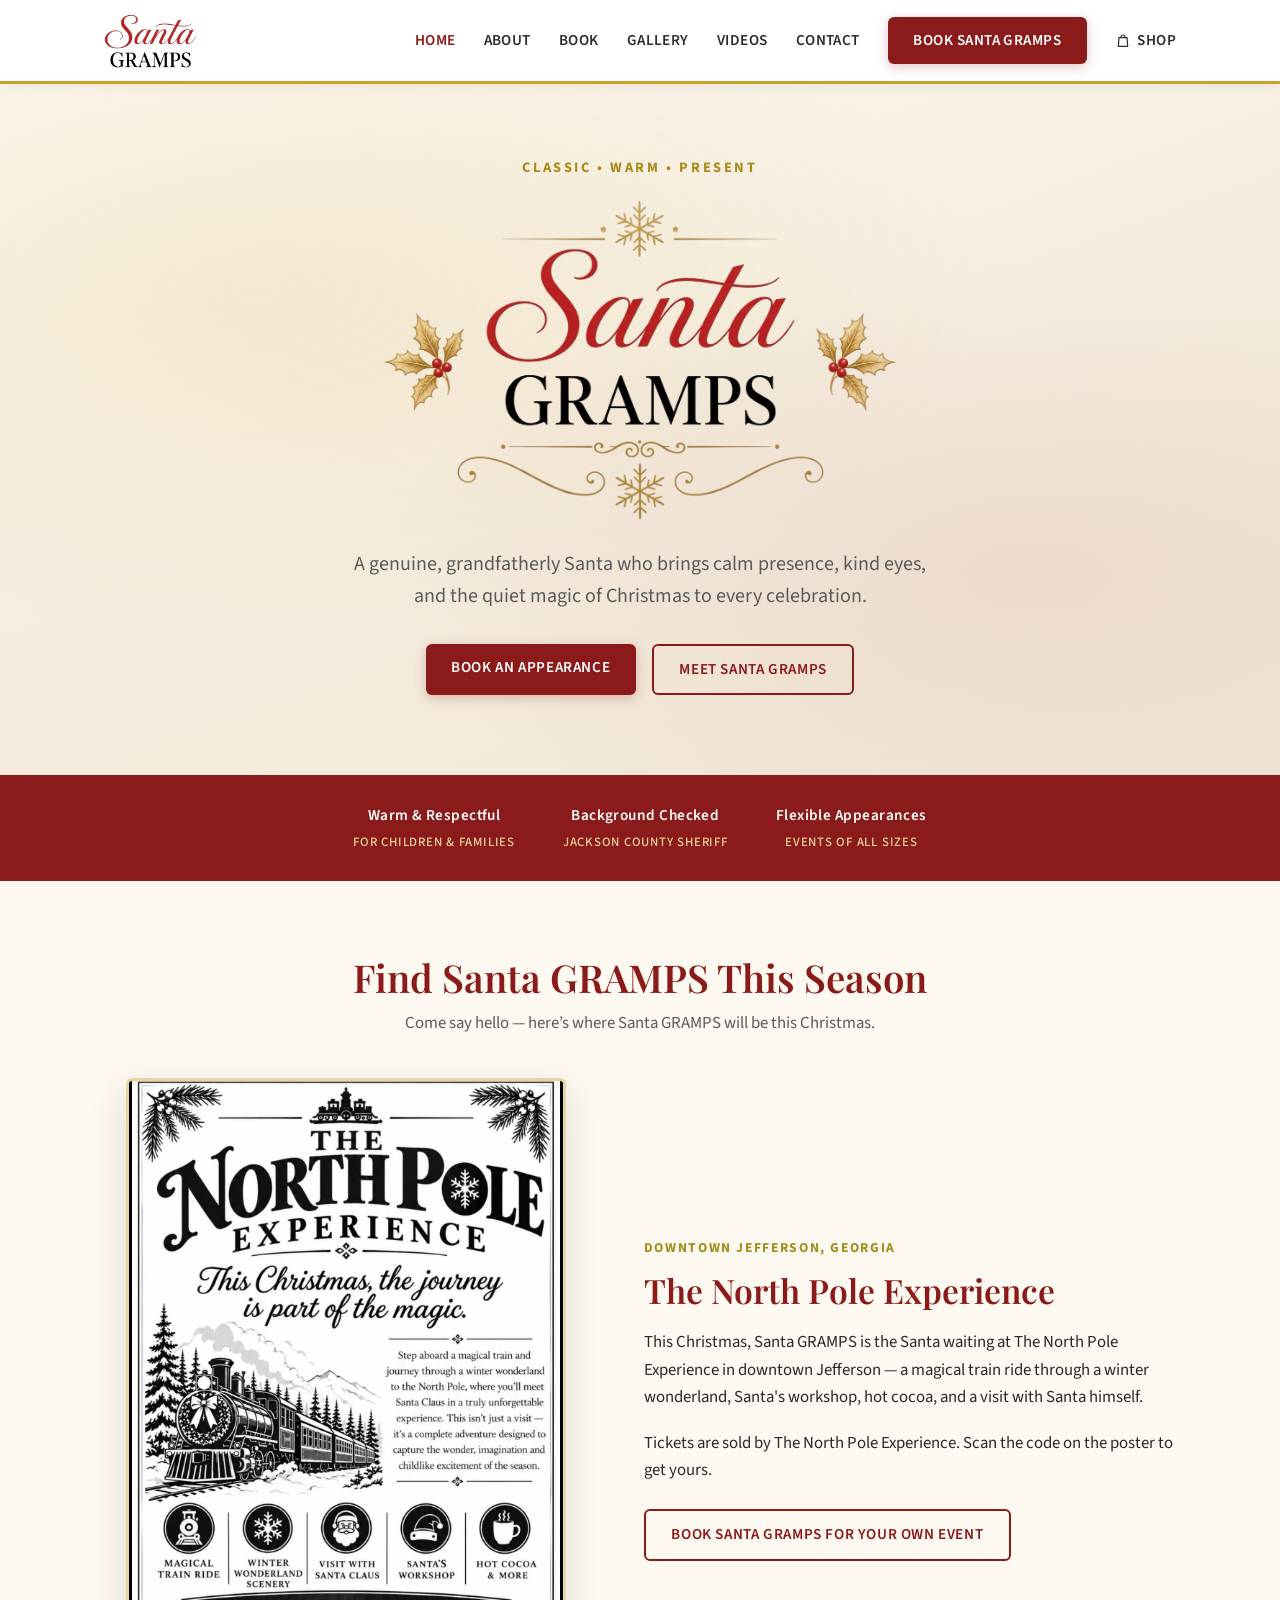
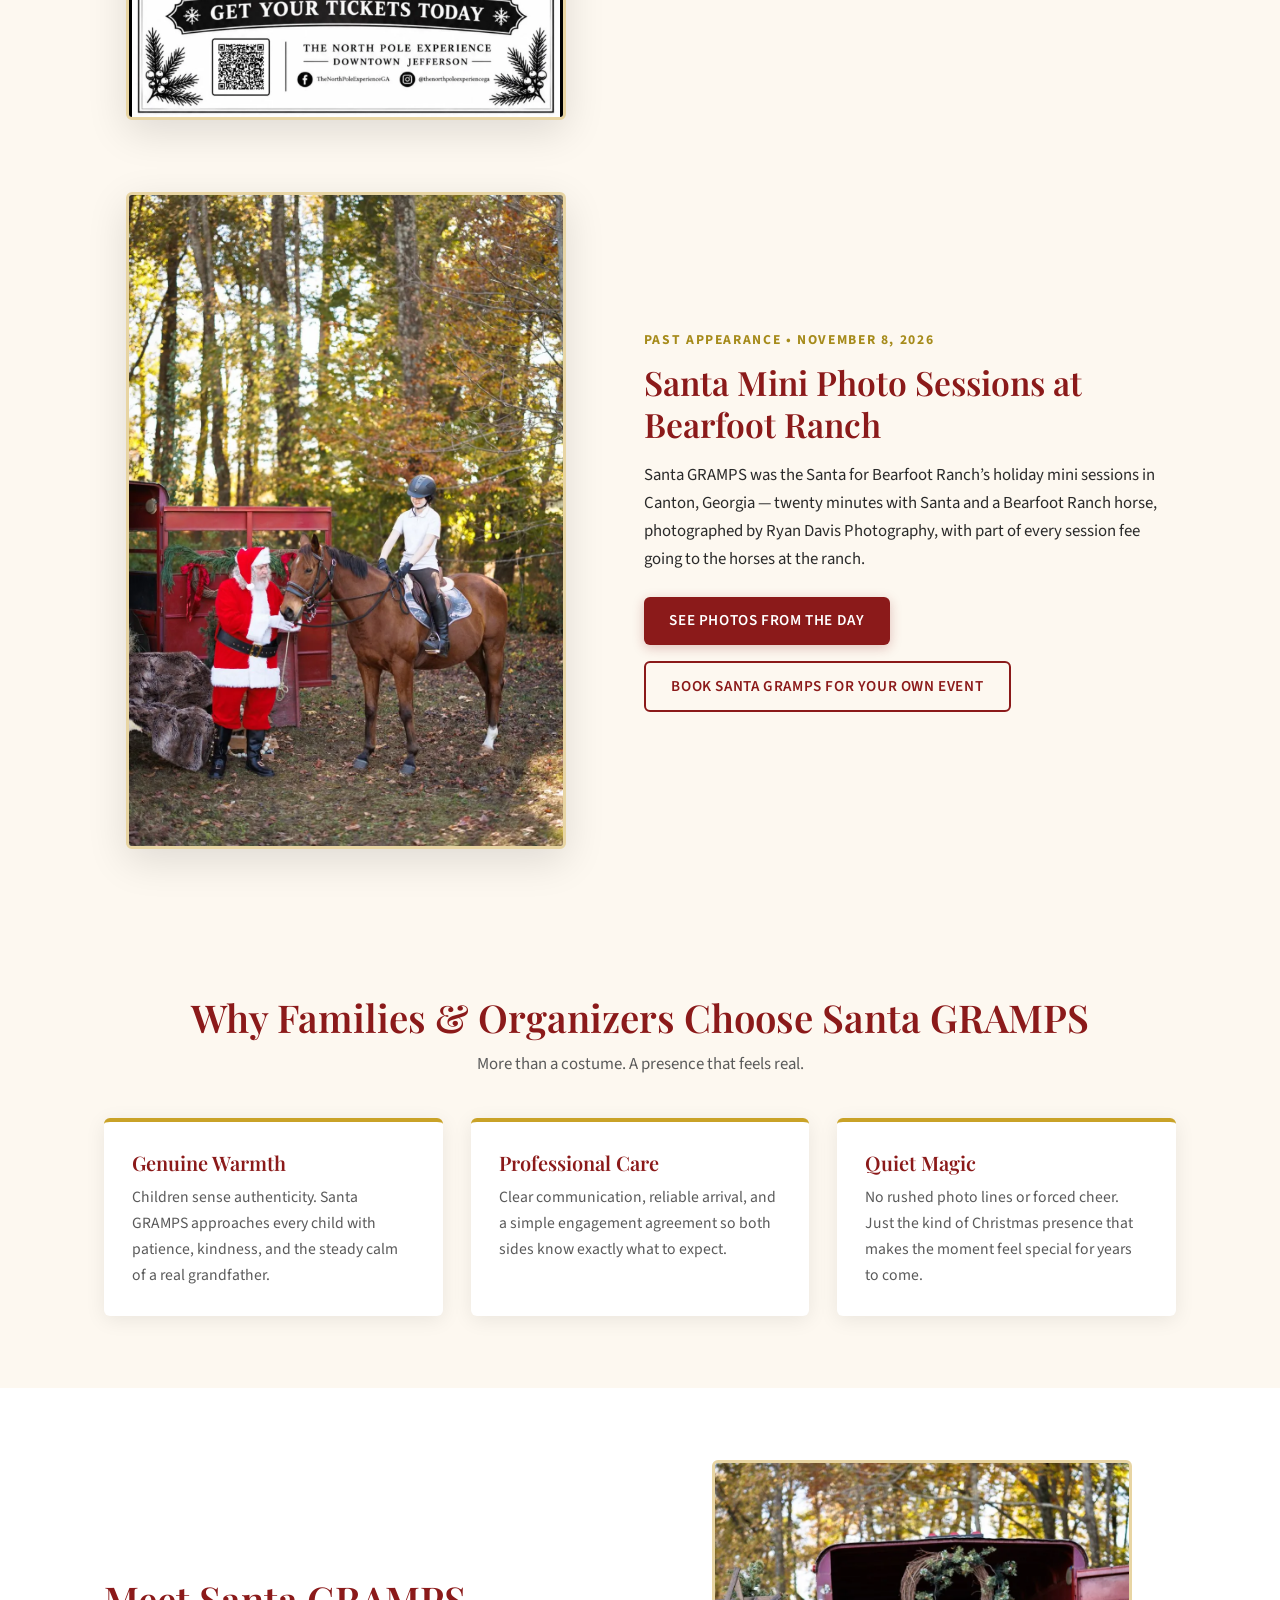
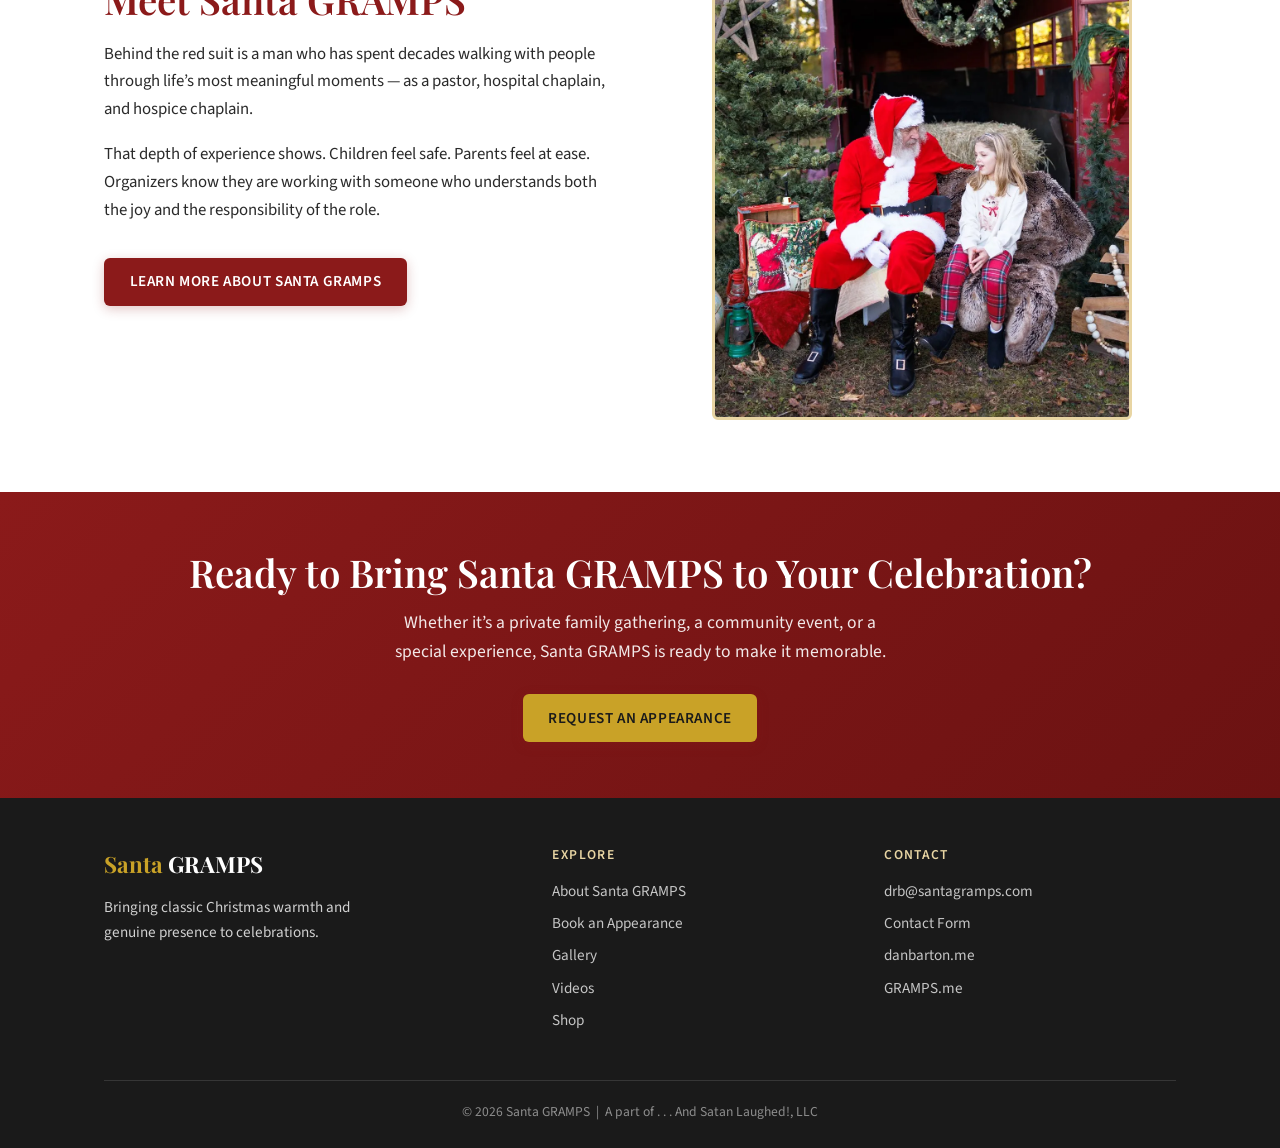
<file: index.html>
<!DOCTYPE html>
<html lang="en">
<head>
  <meta charset="UTF-8">
  <meta name="viewport" content="width=device-width, initial-scale=1.0">
  <title>Santa GRAMPS | Classic Christmas Appearances</title>
  <meta name="description" content="Santa GRAMPS brings warmth, presence, and genuine care to Christmas celebrations. Book Santa GRAMPS for your event.">
  <link rel="canonical" href="https://santagramps.com/">
  <meta property="og:type" content="website">
  <meta property="og:title" content="Santa GRAMPS | Classic Christmas Appearances">
  <meta property="og:description" content="A genuine, grandfatherly Santa — real beard, real joy. Book Santa GRAMPS for your event.">
  <meta property="og:url" content="https://santagramps.com/">
  <meta property="og:image" content="https://santagramps.com/images/santa-1.jpg">
  <link rel="preconnect" href="https://fonts.googleapis.com">
  <link rel="preconnect" href="https://fonts.gstatic.com" crossorigin>
  <link href="https://fonts.googleapis.com/css2?family=Playfair+Display:wght@500;600;700&family=Source+Sans+3:wght@400;500;600;700&display=swap" rel="stylesheet">
  <link rel="icon" href="favicon.ico" sizes="any">
  <link rel="icon" type="image/png" sizes="32x32" href="images/favicon-32.png">
  <link rel="icon" type="image/png" sizes="16x16" href="images/favicon-16.png">
  <link rel="apple-touch-icon" sizes="180x180" href="images/apple-touch-icon.png">
  <meta name="theme-color" content="#8B1A1A">
  <link rel="stylesheet" href="css/styles.css?v=2026-11-03">
  <script type="application/ld+json">
  {
    "@context": "https://schema.org",
    "@type": "Event",
    "name": "Santa Mini Photo Sessions at Bearfoot Ranch",
    "description": "20-minute holiday photo sessions (15 images) with Santa GRAMPS and a Bearfoot Ranch horse, photographed by Ryan Davis Photography.",
    "startDate": "2026-11-08T13:00:00-05:00",
    "endDate": "2026-11-08T17:30:00-05:00",
    "eventStatus": "https://schema.org/EventScheduled",
    "eventAttendanceMode": "https://schema.org/OfflineEventAttendanceMode",
    "image": "https://santagramps.com/images/bearfoot-ranch-santa-horse.jpg",
    "location": {
      "@type": "Place",
      "name": "Bearfoot Ranch",
      "address": {
        "@type": "PostalAddress",
        "streetAddress": "12976 Cumming Hwy",
        "addressLocality": "Canton",
        "addressRegion": "GA",
        "postalCode": "30115",
        "addressCountry": "US"
      }
    },
    "performer": { "@type": "Person", "name": "Santa GRAMPS", "url": "https://santagramps.com/" },
    "organizer": { "@type": "Organization", "name": "Bearfoot Ranch", "url": "https://bearfootranch.org" },
    "offers": {
      "@type": "Offer",
      "price": "200",
      "priceCurrency": "USD",
      "url": "https://ryandavisphotography.hbportal.co/public/6ab071def3bb0f539a860da8"
    }
  }
  </script>
</head>
<body>

  <!-- EVENT BAR — hidden in the HTML; main.js shows it until data-ends. -->
  <div class="event-bar" data-ends="2026-11-08T17:30:00-05:00" hidden>
    <div class="container">
      <a href="index.html#bearfoot-ranch"><strong>Sunday, Nov 8:</strong> Santa Mini Photo Sessions with Santa GRAMPS at Bearfoot Ranch <span>Reserve a session&nbsp;&rarr;</span></a>
    </div>
  </div>

  <!-- HEADER -->
  <header class="site-header">
    <div class="container header-inner">
      <a href="index.html" class="logo">
        <picture>
          <source srcset="images/santagramps-wordmark.webp" type="image/webp">
          <img src="images/santagramps-wordmark.png" alt="Santa GRAMPS" width="310" height="180">
        </picture>
      </a>
      <nav class="main-nav">
        <a href="index.html" class="active">Home</a>
        <a href="about.html">About</a>
        <a href="book.html">Book</a>
        <a href="gallery.html">Gallery</a>
        <a href="videos.html">Videos</a>
        <a href="contact.html">Contact</a>
        <a href="book.html" class="btn btn-primary">Book Santa GRAMPS</a>
        <a href="https://shop-url-here.fourthwall.com" target="_blank" rel="noopener" class="nav-shop"><svg xmlns="http://www.w3.org/2000/svg" width="16" height="16" fill="none" viewBox="0 0 24 24" stroke="currentColor" stroke-width="1.8" aria-hidden="true"><path stroke-linecap="round" stroke-linejoin="round" d="M6 7h12l1 13H5L6 7zM9 7V6a3 3 0 016 0v1" /></svg>Shop</a>
      </nav>
      <button class="nav-toggle" aria-label="Menu">☰</button>
    </div>
  </header>

  <!-- HERO -->
  <section class="hero">
    <div class="container hero-content">
      <p class="hero-eyebrow">Classic • Warm • Present</p>
      <h1 class="hero-logo">
        <picture>
          <source srcset="images/santagramps-logo.webp" type="image/webp">
          <img src="images/santagramps-logo.png" alt="Santa GRAMPS" width="1200" height="757">
        </picture>
      </h1>
      <p class="hero-lead">
        A genuine, grandfatherly Santa who brings calm presence, kind eyes, and the quiet magic of Christmas to every celebration.
      </p>
      <div class="hero-actions">
        <a href="book.html" class="btn btn-primary">Book an Appearance</a>
        <a href="about.html" class="btn btn-outline">Meet Santa GRAMPS</a>
      </div>
    </div>
  </section>

  <!-- FEATURE STRIP -->
  <div class="feature-strip">
    <div class="container">
      <div class="feature-item">
        Warm &amp; Respectful
        <span>For children &amp; families</span>
      </div>
      <div class="feature-item">
        Background Checked
        <span>Jackson County Sheriff</span>
      </div>
      <div class="feature-item">
        Flexible Appearances
        <span>Events of all sizes</span>
      </div>
    </div>
  </div>

  <!-- THIS SEASON — appearances, soonest first. Once an event's data-ends has
       passed, main.js shows its "past" copy and moves it below the others, so it
       stays on the site as somewhere Santa GRAMPS appeared. -->
  <section class="section" id="this-season">
    <div class="container">
      <div class="section-title">
        <h2>Find Santa GRAMPS This Season</h2>
        <p>Come say hello — here’s where Santa GRAMPS will be this Christmas.</p>
      </div>

      <div class="season-list">
        <article class="season-grid season-event" id="bearfoot-ranch" data-ends="2026-11-08T17:30:00-05:00">
          <!-- Dan's photos from the day (sent Nov 9) replaced Bearfoot's flyer, whose Santa wasn't him. -->
          <a class="season-poster" href="gallery.html#bearfoot-ranch">
            <picture>
              <source srcset="images/bearfoot-ranch-santa-horse.webp" type="image/webp">
              <img src="images/bearfoot-ranch-santa-horse.jpg" alt="Santa GRAMPS holding the reins of a bay horse with a young rider in the saddle, in front of a red horse trailer decked with wreaths at Bearfoot Ranch" width="1000" height="1500" loading="lazy">
            </picture>
          </a>
          <div class="season-text">
            <p class="season-eyebrow" data-when="upcoming">Sunday, November 8 &bull; Canton, Georgia</p>
            <p class="season-eyebrow" data-when="past" hidden>Past Appearance &bull; November 8, 2026</p>
            <h3>Santa Mini Photo Sessions at Bearfoot Ranch</h3>
            <p data-when="upcoming">
              Santa GRAMPS is the Santa for Bearfoot Ranch’s holiday mini sessions — twenty unhurried
              minutes with Santa and your favorite Bearfoot Ranch horse, photographed by Ryan Davis Photography.
            </p>
            <p data-when="past" hidden>
              Santa GRAMPS was the Santa for Bearfoot Ranch’s holiday mini sessions in Canton, Georgia —
              twenty minutes with Santa and a Bearfoot Ranch horse, photographed by Ryan Davis Photography,
              with part of every session fee going to the horses at the ranch.
            </p>
            <dl class="event-details" data-when="upcoming">
              <dt>When</dt>
              <dd>Sunday, November 8 &bull; 1:00–5:30 PM</dd>
              <dt>Where</dt>
              <dd><a href="https://www.google.com/maps/search/?api=1&query=Bearfoot+Ranch+12976+Cumming+Hwy+Canton+GA+30115" target="_blank" rel="noopener">Bearfoot Ranch, 12976 Cumming Hwy, Canton, GA 30115</a></dd>
              <dt>Session</dt>
              <dd>20 minutes &bull; 15 images &bull; $200</dd>
              <dt>Booking</dt>
              <dd>Through Ryan Davis Photography. A portion of every session fee supports the horses at Bearfoot Ranch.</dd>
            </dl>
            <p class="event-note" data-when="upcoming">Last year sold out — spots are still open, so pre-book now.</p>
            <div class="season-actions">
              <a href="https://ryandavisphotography.hbportal.co/public/6ab071def3bb0f539a860da8" target="_blank" rel="noopener" class="btn btn-primary" data-when="upcoming" data-booking>Reserve a Session</a>
              <a href="gallery.html#bearfoot-ranch" class="btn btn-primary" data-when="past" hidden>See Photos from the Day</a>
              <a href="book.html" class="btn btn-outline" data-when="past" hidden>Book Santa GRAMPS for Your Own Event</a>
            </div>
          </div>
        </article>

        <article class="season-grid season-event" id="north-pole-experience">
          <div class="season-poster">
            <picture>
              <source srcset="images/north-pole-experience.webp" type="image/webp">
              <img src="images/north-pole-experience.jpg" alt="Poster for The North Pole Experience in downtown Jefferson — a magical train ride, winter wonderland scenery, a visit with Santa Claus, Santa's workshop, and hot cocoa. Get your tickets today." loading="lazy">
            </picture>
          </div>
          <div class="season-text">
            <p class="season-eyebrow">Downtown Jefferson, Georgia</p>
            <h3>The North Pole Experience</h3>
            <p>
              This Christmas, Santa GRAMPS is the Santa waiting at The North Pole Experience in downtown Jefferson —
              a magical train ride through a winter wonderland, Santa's workshop, hot cocoa, and a visit with Santa himself.
            </p>
            <p>
              Tickets are sold by The North Pole Experience. Scan the code on the poster to get yours.
            </p>
            <div class="season-actions">
              <a href="book.html" class="btn btn-outline">Book Santa GRAMPS for Your Own Event</a>
            </div>
          </div>
        </article>
      </div>
    </div>
  </section>

  <!-- WHY SANTA GRAMPS -->
  <section class="section">
    <div class="container">
      <div class="section-title">
        <h2>Why Families &amp; Organizers Choose Santa GRAMPS</h2>
        <p>More than a costume. A presence that feels real.</p>
      </div>
      <div class="card-grid">
        <div class="card">
          <h3>Genuine Warmth</h3>
          <p>Children sense authenticity. Santa GRAMPS approaches every child with patience, kindness, and the steady calm of a real grandfather.</p>
        </div>
        <div class="card">
          <h3>Professional Care</h3>
          <p>Clear communication, reliable arrival, and a simple engagement agreement so both sides know exactly what to expect.</p>
        </div>
        <div class="card">
          <h3>Quiet Magic</h3>
          <p>No rushed photo lines or forced cheer. Just the kind of Christmas presence that makes the moment feel special for years to come.</p>
        </div>
      </div>
    </div>
  </section>

  <!-- ABOUT TEASER -->
  <section class="section about-teaser">
    <div class="container about-grid">
      <div class="about-text">
        <h2>Meet Santa GRAMPS</h2>
        <p>
          Behind the red suit is a man who has spent decades walking with people through life’s most meaningful moments — as a pastor, hospital chaplain, and hospice chaplain.
        </p>
        <p>
          That depth of experience shows. Children feel safe. Parents feel at ease. Organizers know they are working with someone who understands both the joy and the responsibility of the role.
        </p>
        <a href="about.html" class="btn btn-primary mt-1">Learn More About Santa GRAMPS</a>
      </div>
      <div class="about-image has-photo">
        <picture>
          <source srcset="images/bearfoot-ranch-santa-girl.webp" type="image/webp">
          <img src="images/bearfoot-ranch-santa-girl.jpg" alt="Santa GRAMPS listening to a young girl seated beside him in front of a red horse trailer at Bearfoot Ranch" width="1000" height="1500" loading="lazy">
        </picture>
      </div>
    </div>
  </section>

  <!-- CTA -->
  <section class="cta-band">
    <div class="container">
      <h2>Ready to Bring Santa GRAMPS to Your Celebration?</h2>
      <p>Whether it’s a private family gathering, a community event, or a special experience, Santa GRAMPS is ready to make it memorable.</p>
      <a href="book.html" class="btn btn-primary">Request an Appearance</a>
    </div>
  </section>

  <!-- FOOTER -->
  <footer class="site-footer">
    <div class="container">
      <div class="footer-grid">
        <div>
          <div class="footer-brand">Santa <span>GRAMPS</span></div>
          <p style="font-size:0.95rem; max-width:280px;">
            Bringing classic Christmas warmth and genuine presence to celebrations.
          </p>
        </div>
        <div class="footer-col">
          <h4>Explore</h4>
          <a href="about.html">About Santa GRAMPS</a>
          <a href="book.html">Book an Appearance</a>
          <a href="gallery.html">Gallery</a>
          <a href="videos.html">Videos</a>
          <a href="https://shop-url-here.fourthwall.com" target="_blank" rel="noopener">Shop</a>
        </div>
        <div class="footer-col">
          <h4>Contact</h4>
          <a href="mailto:drb@santagramps.com">drb@santagramps.com</a>
          <a href="contact.html">Contact Form</a>
          <a href="https://danbarton.me" target="_blank" rel="noopener">danbarton.me</a>
          <a href="https://gramps.me" target="_blank" rel="noopener">GRAMPS.me</a>
        </div>
      </div>
      <div class="footer-bottom">
        &copy; 2026 Santa GRAMPS &nbsp;|&nbsp; A part of . . . And Satan Laughed!, LLC
      </div>
    </div>
  </footer>

  <script src="js/main.js?v=2026-11-03"></script>
</body>
</html>
</file>
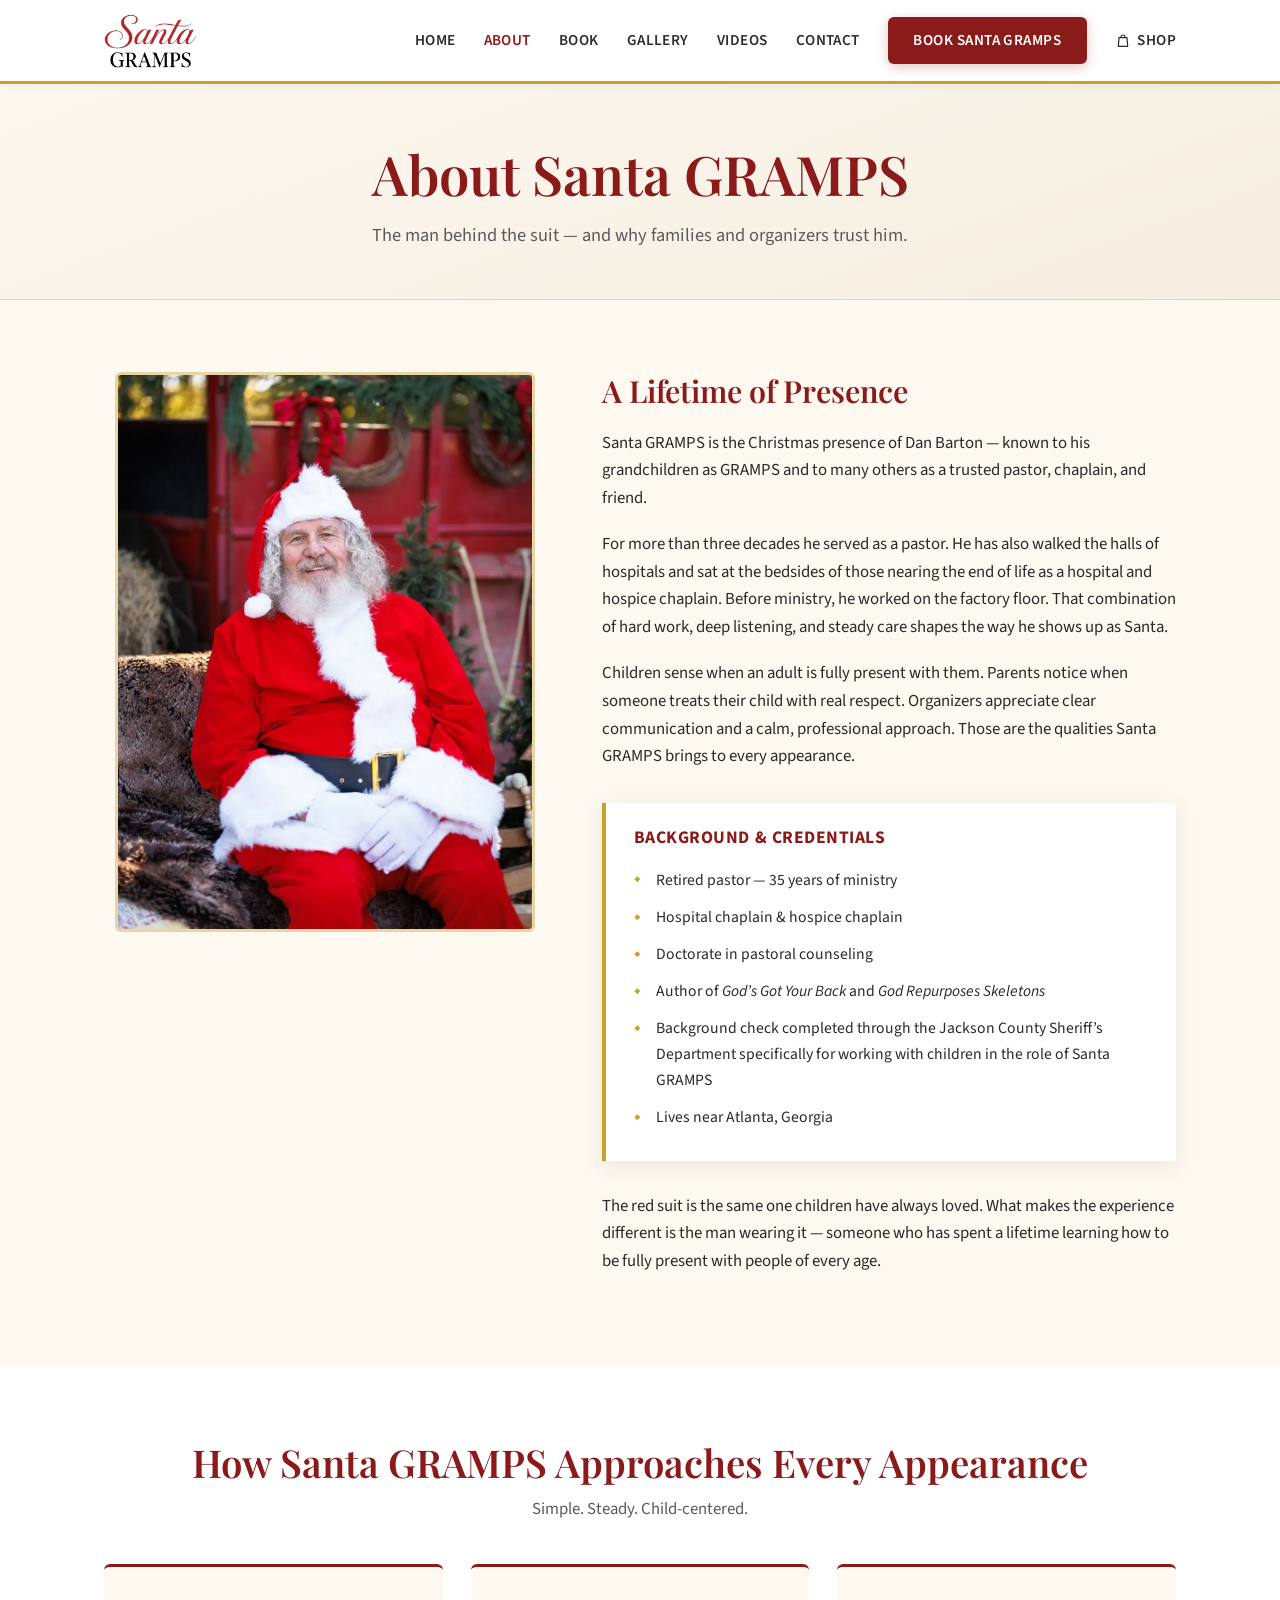
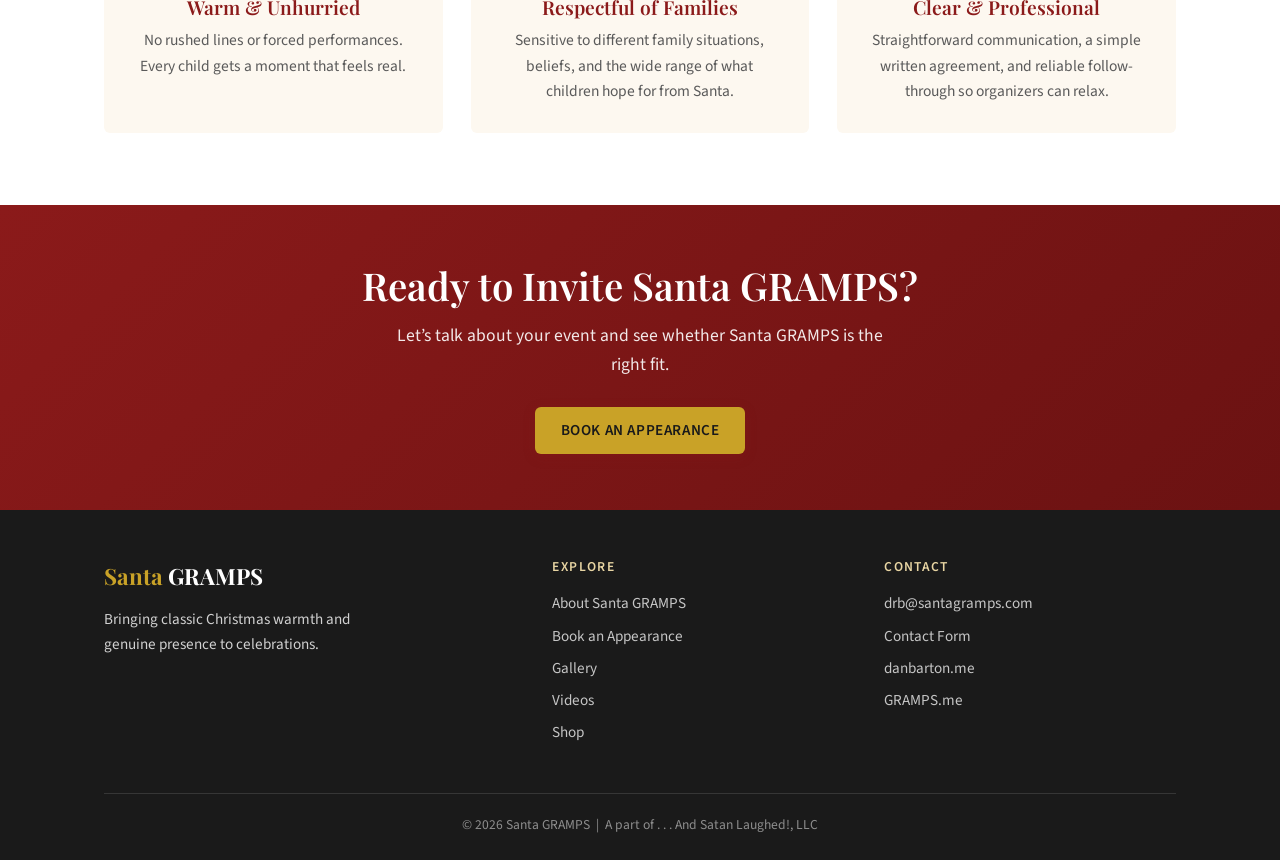
<file: about.html>
<!DOCTYPE html>
<html lang="en">
<head>
  <meta charset="UTF-8">
  <meta name="viewport" content="width=device-width, initial-scale=1.0">
  <title>About Santa GRAMPS | The Man Behind the Suit</title>
  <meta name="description" content="Meet Santa GRAMPS — a retired pastor, chaplain, and grandfather who brings genuine warmth and presence to every Christmas appearance.">
  <link rel="preconnect" href="https://fonts.googleapis.com">
  <link rel="preconnect" href="https://fonts.gstatic.com" crossorigin>
  <link href="https://fonts.googleapis.com/css2?family=Playfair+Display:wght@500;600;700&family=Source+Sans+3:wght@400;500;600;700&display=swap" rel="stylesheet">
  <link rel="icon" href="favicon.ico" sizes="any">
  <link rel="icon" type="image/png" sizes="32x32" href="images/favicon-32.png">
  <link rel="icon" type="image/png" sizes="16x16" href="images/favicon-16.png">
  <link rel="apple-touch-icon" sizes="180x180" href="images/apple-touch-icon.png">
  <meta name="theme-color" content="#8B1A1A">
  <link rel="stylesheet" href="css/styles.css?v=2026-11-03">
  <style>
    /* Page-specific additions */
    .page-hero {
      background: linear-gradient(160deg, var(--cream) 0%, var(--cream-dark) 100%);
      padding: 3.5rem 0 3rem;
      text-align: center;
      border-bottom: 1px solid var(--gold-light);
    }
    .page-hero h1 {
      color: var(--red);
      margin-bottom: 0.75rem;
    }
    .page-hero p {
      color: var(--text-muted);
      font-size: 1.15rem;
      max-width: 560px;
      margin: 0 auto;
    }
    .bio-section {
      padding: var(--space-xl) 0;
    }
    .bio-grid {
      display: grid;
      grid-template-columns: 1fr 1.3fr;
      gap: 3.5rem;
      align-items: start;
    }
    .bio-photo {
      background: linear-gradient(145deg, var(--cream-dark), #EDE4D4);
      border-radius: var(--radius);
      aspect-ratio: 3/4;
      display: flex;
      align-items: center;
      justify-content: center;
      border: 3px solid var(--gold-light);
      color: var(--text-muted);
      font-style: italic;
      text-align: center;
      padding: 2rem;
      position: sticky;
      top: 100px;
    }
    .bio-content h2 {
      color: var(--red);
      margin-bottom: 1.25rem;
      font-size: 1.9rem;
    }
    .bio-content p {
      margin-bottom: 1.15rem;
      color: var(--text);
    }
    .credentials {
      background: var(--white);
      border-left: 4px solid var(--gold);
      padding: 1.5rem 1.75rem;
      margin: 2rem 0;
      box-shadow: var(--shadow);
    }
    .credentials h3 {
      color: var(--red);
      font-size: 1.1rem;
      margin-bottom: 0.85rem;
      font-family: var(--font-body);
      font-weight: 700;
      letter-spacing: 0.03em;
      text-transform: uppercase;
    }
    .credentials ul {
      list-style: none;
      padding: 0;
    }
    .credentials li {
      padding: 0.35rem 0;
      padding-left: 1.4rem;
      position: relative;
      color: var(--text);
      font-size: 0.98rem;
    }
    .credentials li::before {
      content: "◆";
      color: var(--gold);
      position: absolute;
      left: 0;
      font-size: 0.7rem;
      top: 0.55rem;
    }
    .approach {
      background: var(--white);
      padding: var(--space-xl) 0;
    }
    .approach-grid {
      display: grid;
      grid-template-columns: repeat(3, 1fr);
      gap: 1.75rem;
    }
    .approach-card {
      background: var(--cream);
      border-radius: var(--radius);
      padding: 1.75rem;
      border-top: 3px solid var(--red);
      text-align: center;
    }
    .approach-card h3 {
      color: var(--red);
      margin-bottom: 0.6rem;
      font-size: 1.2rem;
    }
    .approach-card p {
      color: var(--text-muted);
      font-size: 0.97rem;
      margin: 0;
    }
    @media (max-width: 800px) {
      .bio-grid { grid-template-columns: 1fr; }
      .bio-photo { position: static; aspect-ratio: 4/3; max-height: 320px; }
      .approach-grid { grid-template-columns: 1fr; }
    }
  </style>
</head>
<body>

  <!-- EVENT BAR — hidden in the HTML; main.js shows it until data-ends. -->
  <div class="event-bar" data-ends="2026-11-08T17:30:00-05:00" hidden>
    <div class="container">
      <a href="index.html#bearfoot-ranch"><strong>Sunday, Nov 8:</strong> Santa Mini Photo Sessions with Santa GRAMPS at Bearfoot Ranch <span>Reserve a session&nbsp;&rarr;</span></a>
    </div>
  </div>

  <!-- HEADER -->
  <header class="site-header">
    <div class="container header-inner">
      <a href="index.html" class="logo">
        <picture>
          <source srcset="images/santagramps-wordmark.webp" type="image/webp">
          <img src="images/santagramps-wordmark.png" alt="Santa GRAMPS" width="310" height="180">
        </picture>
      </a>
      <nav class="main-nav">
        <a href="index.html">Home</a>
        <a href="about.html" class="active">About</a>
        <a href="book.html">Book</a>
        <a href="gallery.html">Gallery</a>
        <a href="videos.html">Videos</a>
        <a href="contact.html">Contact</a>
        <a href="book.html" class="btn btn-primary">Book Santa GRAMPS</a>
        <a href="https://shop-url-here.fourthwall.com" target="_blank" rel="noopener" class="nav-shop"><svg xmlns="http://www.w3.org/2000/svg" width="16" height="16" fill="none" viewBox="0 0 24 24" stroke="currentColor" stroke-width="1.8" aria-hidden="true"><path stroke-linecap="round" stroke-linejoin="round" d="M6 7h12l1 13H5L6 7zM9 7V6a3 3 0 016 0v1" /></svg>Shop</a>
      </nav>
      <button class="nav-toggle" aria-label="Menu">☰</button>
    </div>
  </header>

  <!-- PAGE HERO -->
  <section class="page-hero">
    <div class="container">
      <h1>About Santa GRAMPS</h1>
      <p>The man behind the suit — and why families and organizers trust him.</p>
    </div>
  </section>

  <!-- BIO -->
  <section class="bio-section">
    <div class="container bio-grid">
      <div class="bio-photo has-photo">
        <picture>
          <source srcset="images/bearfoot-ranch-santa-portrait.webp" type="image/webp">
          <img src="images/bearfoot-ranch-santa-portrait.jpg" alt="Dan Barton as Santa GRAMPS — red suit, real white beard, smiling as he sits on a fur-draped bench in front of a red horse trailer at Bearfoot Ranch" width="1000" height="1500" loading="eager">
        </picture>
      </div>
      <div class="bio-content">
        <h2>A Lifetime of Presence</h2>
        <p>
          Santa GRAMPS is the Christmas presence of Dan Barton — known to his grandchildren as GRAMPS and to many others as a trusted pastor, chaplain, and friend.
        </p>
        <p>
          For more than three decades he served as a pastor. He has also walked the halls of hospitals and sat at the bedsides of those nearing the end of life as a hospital and hospice chaplain. Before ministry, he worked on the factory floor. That combination of hard work, deep listening, and steady care shapes the way he shows up as Santa.
        </p>
        <p>
          Children sense when an adult is fully present with them. Parents notice when someone treats their child with real respect. Organizers appreciate clear communication and a calm, professional approach. Those are the qualities Santa GRAMPS brings to every appearance.
        </p>

        <div class="credentials">
          <h3>Background &amp; Credentials</h3>
          <ul>
            <li>Retired pastor — 35 years of ministry</li>
            <li>Hospital chaplain &amp; hospice chaplain</li>
            <li>Doctorate in pastoral counseling</li>
            <li>Author of <em>God’s Got Your Back</em> and <em>God Repurposes Skeletons</em></li>
            <li>Background check completed through the Jackson County Sheriff’s Department specifically for working with children in the role of Santa GRAMPS</li>
            <li>Lives near Atlanta, Georgia</li>
          </ul>
        </div>

        <p>
          The red suit is the same one children have always loved. What makes the experience different is the man wearing it — someone who has spent a lifetime learning how to be fully present with people of every age.
        </p>
      </div>
    </div>
  </section>

  <!-- APPROACH -->
  <section class="approach">
    <div class="container">
      <div class="section-title">
        <h2>How Santa GRAMPS Approaches Every Appearance</h2>
        <p>Simple. Steady. Child-centered.</p>
      </div>
      <div class="approach-grid">
        <div class="approach-card">
          <h3>Warm &amp; Unhurried</h3>
          <p>No rushed lines or forced performances. Every child gets a moment that feels real.</p>
        </div>
        <div class="approach-card">
          <h3>Respectful of Families</h3>
          <p>Sensitive to different family situations, beliefs, and the wide range of what children hope for from Santa.</p>
        </div>
        <div class="approach-card">
          <h3>Clear &amp; Professional</h3>
          <p>Straightforward communication, a simple written agreement, and reliable follow-through so organizers can relax.</p>
        </div>
      </div>
    </div>
  </section>

  <!-- CTA -->
  <section class="cta-band">
    <div class="container">
      <h2>Ready to Invite Santa GRAMPS?</h2>
      <p>Let’s talk about your event and see whether Santa GRAMPS is the right fit.</p>
      <a href="book.html" class="btn btn-primary">Book an Appearance</a>
    </div>
  </section>

  <!-- FOOTER -->
  <footer class="site-footer">
    <div class="container">
      <div class="footer-grid">
        <div>
          <div class="footer-brand">Santa <span>GRAMPS</span></div>
          <p style="font-size:0.95rem; max-width:280px;">
            Bringing classic Christmas warmth and genuine presence to celebrations.
          </p>
        </div>
        <div class="footer-col">
          <h4>Explore</h4>
          <a href="about.html">About Santa GRAMPS</a>
          <a href="book.html">Book an Appearance</a>
          <a href="gallery.html">Gallery</a>
          <a href="videos.html">Videos</a>
          <a href="https://shop-url-here.fourthwall.com" target="_blank" rel="noopener">Shop</a>
        </div>
        <div class="footer-col">
          <h4>Contact</h4>
          <a href="mailto:drb@santagramps.com">drb@santagramps.com</a>
          <a href="contact.html">Contact Form</a>
          <a href="https://danbarton.me" target="_blank" rel="noopener">danbarton.me</a>
          <a href="https://gramps.me" target="_blank" rel="noopener">GRAMPS.me</a>
        </div>
      </div>
      <div class="footer-bottom">
        &copy; 2026 Santa GRAMPS &nbsp;|&nbsp; A part of . . . And Satan Laughed!, LLC
      </div>
    </div>
  </footer>

  <script src="js/main.js?v=2026-11-03"></script>
</body>
</html>
</file>
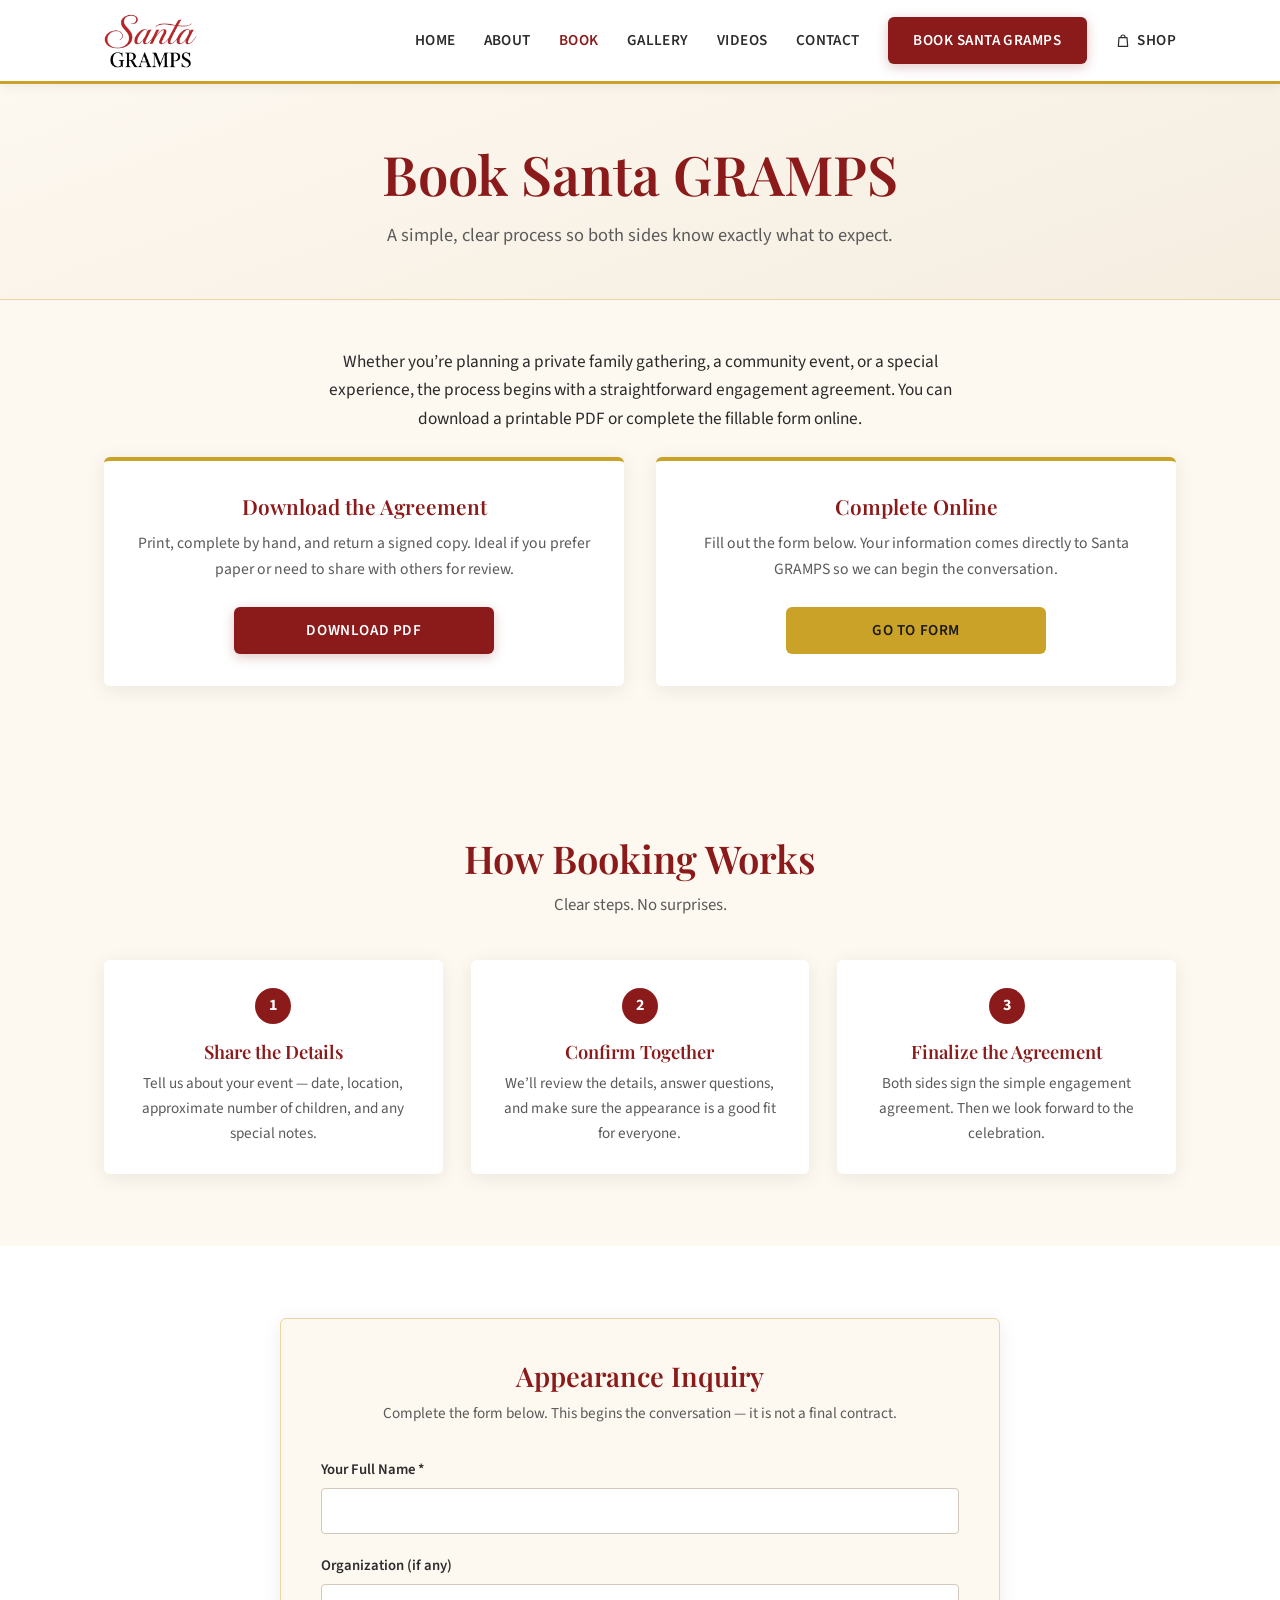
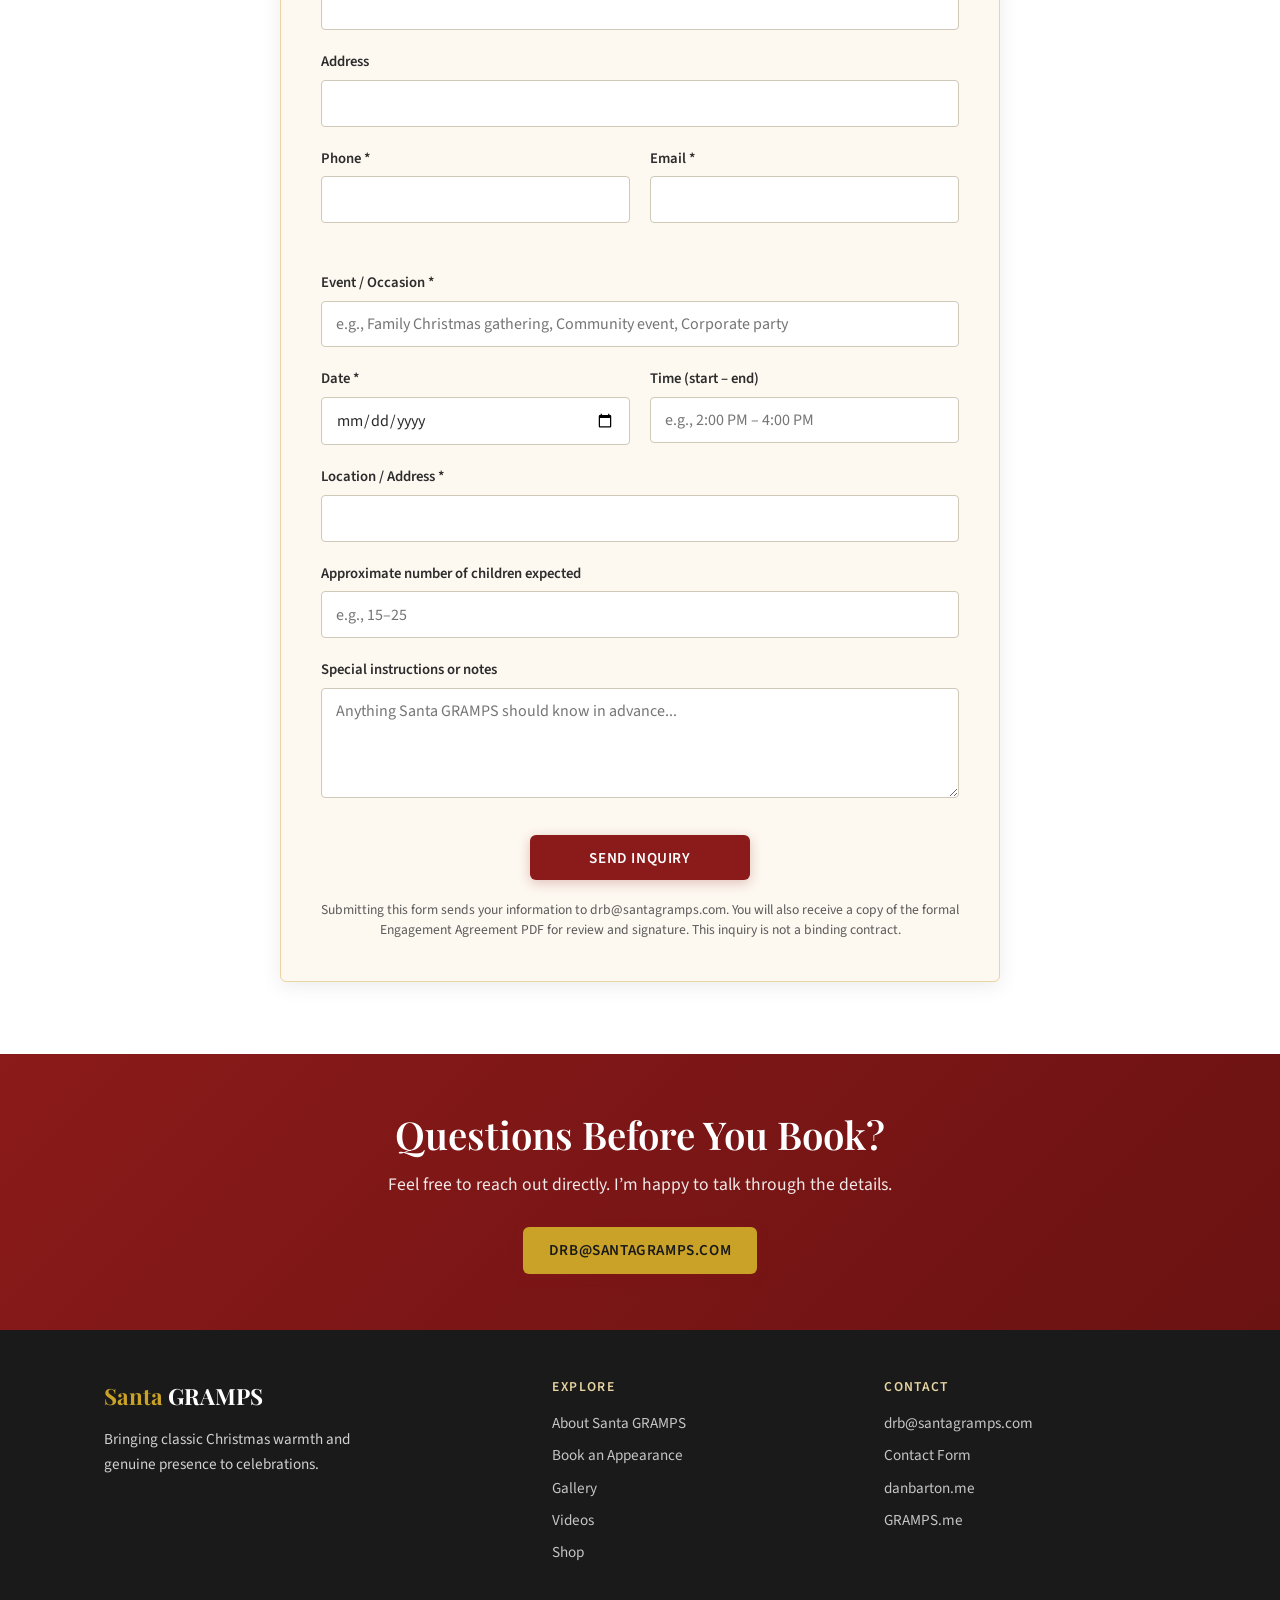
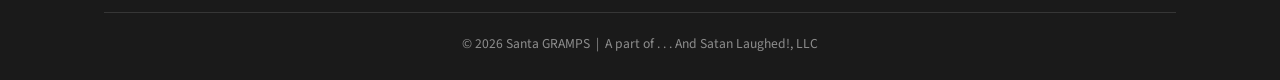
<file: book.html>
<!DOCTYPE html>
<html lang="en">
<head>
  <meta charset="UTF-8">
  <meta name="viewport" content="width=device-width, initial-scale=1.0">
  <title>Book Santa GRAMPS | Engagement Agreement &amp; Inquiries</title>
  <meta name="description" content="Request an appearance by Santa GRAMPS. Download the engagement agreement or complete the fillable form online.">
  <link rel="preconnect" href="https://fonts.googleapis.com">
  <link rel="preconnect" href="https://fonts.gstatic.com" crossorigin>
  <link href="https://fonts.googleapis.com/css2?family=Playfair+Display:wght@500;600;700&family=Source+Sans+3:wght@400;500;600;700&display=swap" rel="stylesheet">
  <link rel="icon" href="favicon.ico" sizes="any">
  <link rel="icon" type="image/png" sizes="32x32" href="images/favicon-32.png">
  <link rel="icon" type="image/png" sizes="16x16" href="images/favicon-16.png">
  <link rel="apple-touch-icon" sizes="180x180" href="images/apple-touch-icon.png">
  <meta name="theme-color" content="#8B1A1A">
  <link rel="stylesheet" href="css/styles.css?v=2026-11-03">
  <style>
    .page-hero {
      background: linear-gradient(160deg, var(--cream) 0%, var(--cream-dark) 100%);
      padding: 3.5rem 0 3rem;
      text-align: center;
      border-bottom: 1px solid var(--gold-light);
    }
    .page-hero h1 { color: var(--red); margin-bottom: 0.75rem; }
    .page-hero p {
      color: var(--text-muted);
      font-size: 1.15rem;
      max-width: 580px;
      margin: 0 auto;
    }

    .book-intro {
      padding: var(--space-lg) 0 var(--space-md);
      text-align: center;
    }
    .book-intro p {
      max-width: 640px;
      margin: 0 auto 1.5rem;
      color: var(--text);
      font-size: 1.08rem;
    }

    .agreement-options {
      display: grid;
      grid-template-columns: 1fr 1fr;
      gap: 2rem;
      margin-bottom: var(--space-xl);
    }
    .option-card {
      background: var(--white);
      border-radius: var(--radius);
      padding: 2rem;
      box-shadow: var(--shadow);
      border-top: 4px solid var(--gold);
      text-align: center;
    }
    .option-card h3 {
      color: var(--red);
      margin-bottom: 0.75rem;
      font-size: 1.3rem;
    }
    .option-card p {
      color: var(--text-muted);
      font-size: 0.98rem;
      margin-bottom: 1.5rem;
    }
    .option-card .btn { width: 100%; max-width: 260px; }

    /* Form styles */
    .form-section {
      background: var(--white);
      padding: var(--space-xl) 0;
    }
    .form-wrapper {
      max-width: 720px;
      margin: 0 auto;
      background: var(--cream);
      border-radius: var(--radius);
      padding: 2.5rem;
      border: 1px solid var(--gold-light);
      box-shadow: var(--shadow);
    }
    .form-wrapper h2 {
      color: var(--red);
      text-align: center;
      margin-bottom: 0.5rem;
      font-size: 1.7rem;
    }
    .form-wrapper .form-note {
      text-align: center;
      color: var(--text-muted);
      font-size: 0.95rem;
      margin-bottom: 2rem;
    }

    .form-group {
      margin-bottom: 1.25rem;
    }
    .form-group label {
      display: block;
      font-weight: 600;
      font-size: 0.92rem;
      color: var(--charcoal);
      margin-bottom: 0.35rem;
    }
    .form-group input,
    .form-group textarea,
    .form-group select {
      width: 100%;
      padding: 0.7rem 0.9rem;
      font-family: var(--font-body);
      font-size: 1rem;
      border: 1px solid #D0C8B8;
      border-radius: 4px;
      background: var(--white);
      color: var(--text);
      transition: border-color 0.2s;
    }
    .form-group input:focus,
    .form-group textarea:focus,
    .form-group select:focus {
      outline: none;
      border-color: var(--gold);
      box-shadow: 0 0 0 3px rgba(201,162,39,0.15);
    }
    .form-group textarea {
      min-height: 110px;
      resize: vertical;
    }
    .form-row {
      display: grid;
      grid-template-columns: 1fr 1fr;
      gap: 1.25rem;
    }
    .form-actions {
      text-align: center;
      margin-top: 1.75rem;
    }
    .form-actions .btn {
      min-width: 220px;
    }
    .form-disclaimer {
      font-size: 0.85rem;
      color: var(--text-muted);
      text-align: center;
      margin-top: 1.25rem;
      line-height: 1.5;
    }

    .process-steps {
      padding: var(--space-lg) 0 var(--space-xl);
    }
    .steps-grid {
      display: grid;
      grid-template-columns: repeat(3, 1fr);
      gap: 1.75rem;
      counter-reset: step;
    }
    .step-card {
      background: var(--white);
      border-radius: var(--radius);
      padding: 1.75rem;
      box-shadow: var(--shadow);
      text-align: center;
      position: relative;
    }
    .step-card::before {
      counter-increment: step;
      content: counter(step);
      display: flex;
      align-items: center;
      justify-content: center;
      width: 36px;
      height: 36px;
      background: var(--red);
      color: var(--white);
      font-weight: 700;
      font-size: 1rem;
      border-radius: 50%;
      margin: 0 auto 1rem;
    }
    .step-card h3 {
      color: var(--red);
      font-size: 1.15rem;
      margin-bottom: 0.5rem;
    }
    .step-card p {
      color: var(--text-muted);
      font-size: 0.95rem;
      margin: 0;
    }

    @media (max-width: 800px) {
      .agreement-options { grid-template-columns: 1fr; }
      .form-row { grid-template-columns: 1fr; }
      .steps-grid { grid-template-columns: 1fr; }
      .form-wrapper { padding: 1.75rem; }
    }
  </style>
</head>
<body>

  <!-- EVENT BAR — hidden in the HTML; main.js shows it until data-ends. -->
  <div class="event-bar" data-ends="2026-11-08T17:30:00-05:00" hidden>
    <div class="container">
      <a href="index.html#bearfoot-ranch"><strong>Sunday, Nov 8:</strong> Santa Mini Photo Sessions with Santa GRAMPS at Bearfoot Ranch <span>Reserve a session&nbsp;&rarr;</span></a>
    </div>
  </div>

  <!-- HEADER -->
  <header class="site-header">
    <div class="container header-inner">
      <a href="index.html" class="logo">
        <picture>
          <source srcset="images/santagramps-wordmark.webp" type="image/webp">
          <img src="images/santagramps-wordmark.png" alt="Santa GRAMPS" width="310" height="180">
        </picture>
      </a>
      <nav class="main-nav">
        <a href="index.html">Home</a>
        <a href="about.html">About</a>
        <a href="book.html" class="active">Book</a>
        <a href="gallery.html">Gallery</a>
        <a href="videos.html">Videos</a>
        <a href="contact.html">Contact</a>
        <a href="book.html" class="btn btn-primary">Book Santa GRAMPS</a>
        <a href="https://shop-url-here.fourthwall.com" target="_blank" rel="noopener" class="nav-shop"><svg xmlns="http://www.w3.org/2000/svg" width="16" height="16" fill="none" viewBox="0 0 24 24" stroke="currentColor" stroke-width="1.8" aria-hidden="true"><path stroke-linecap="round" stroke-linejoin="round" d="M6 7h12l1 13H5L6 7zM9 7V6a3 3 0 016 0v1" /></svg>Shop</a>
      </nav>
      <button class="nav-toggle" aria-label="Menu">☰</button>
    </div>
  </header>

  <!-- PAGE HERO -->
  <section class="page-hero">
    <div class="container">
      <h1>Book Santa GRAMPS</h1>
      <p>A simple, clear process so both sides know exactly what to expect.</p>
    </div>
  </section>

  <!-- INTRO + OPTIONS -->
  <section class="book-intro">
    <div class="container">
      <p>
        Whether you’re planning a private family gathering, a community event, or a special experience, 
        the process begins with a straightforward engagement agreement. You can download a printable PDF 
        or complete the fillable form online.
      </p>

      <div class="agreement-options">
        <div class="option-card">
          <h3>Download the Agreement</h3>
          <p>Print, complete by hand, and return a signed copy. Ideal if you prefer paper or need to share with others for review.</p>
          <a href="pdf/Santa_GRAMPS_Engagement_Agreement.pdf" class="btn btn-primary" download>
            Download PDF
          </a>
        </div>
        <div class="option-card">
          <h3>Complete Online</h3>
          <p>Fill out the form below. Your information comes directly to Santa GRAMPS so we can begin the conversation.</p>
          <a href="#inquiry-form" class="btn btn-gold">Go to Form</a>
        </div>
      </div>
    </div>
  </section>

  <!-- PROCESS STEPS -->
  <section class="process-steps">
    <div class="container">
      <div class="section-title">
        <h2>How Booking Works</h2>
        <p>Clear steps. No surprises.</p>
      </div>
      <div class="steps-grid">
        <div class="step-card">
          <h3>Share the Details</h3>
          <p>Tell us about your event — date, location, approximate number of children, and any special notes.</p>
        </div>
        <div class="step-card">
          <h3>Confirm Together</h3>
          <p>We’ll review the details, answer questions, and make sure the appearance is a good fit for everyone.</p>
        </div>
        <div class="step-card">
          <h3>Finalize the Agreement</h3>
          <p>Both sides sign the simple engagement agreement. Then we look forward to the celebration.</p>
        </div>
      </div>
    </div>
  </section>

  <!-- FILLABLE FORM -->
  <section class="form-section" id="inquiry-form">
    <div class="container">
      <div class="form-wrapper">
        <h2>Appearance Inquiry</h2>
        <p class="form-note">
          Complete the form below. This begins the conversation — it is not a final contract.
        </p>

        <form action="mailto:drb@santagramps.com" method="POST" enctype="text/plain">
          <!-- Client Information -->
          <div class="form-group">
            <label for="client_name">Your Full Name *</label>
            <input type="text" id="client_name" name="Client Name" required>
          </div>

          <div class="form-group">
            <label for="organization">Organization (if any)</label>
            <input type="text" id="organization" name="Organization">
          </div>

          <div class="form-group">
            <label for="address">Address</label>
            <input type="text" id="address" name="Address">
          </div>

          <div class="form-row">
            <div class="form-group">
              <label for="phone">Phone *</label>
              <input type="tel" id="phone" name="Phone" required>
            </div>
            <div class="form-group">
              <label for="email">Email *</label>
              <input type="email" id="email" name="Email" required>
            </div>
          </div>

          <!-- Event Details -->
          <div class="form-group" style="margin-top: 1.75rem;">
            <label for="event">Event / Occasion *</label>
            <input type="text" id="event" name="Event / Occasion" required placeholder="e.g., Family Christmas gathering, Community event, Corporate party">
          </div>

          <div class="form-row">
            <div class="form-group">
              <label for="date">Date *</label>
              <input type="date" id="date" name="Date" required>
            </div>
            <div class="form-group">
              <label for="time">Time (start – end)</label>
              <input type="text" id="time" name="Time" placeholder="e.g., 2:00 PM – 4:00 PM">
            </div>
          </div>

          <div class="form-group">
            <label for="location">Location / Address *</label>
            <input type="text" id="location" name="Location" required>
          </div>

          <div class="form-group">
            <label for="children">Approximate number of children expected</label>
            <input type="text" id="children" name="Number of Children" placeholder="e.g., 15–25">
          </div>

          <div class="form-group">
            <label for="notes">Special instructions or notes</label>
            <textarea id="notes" name="Special Notes" placeholder="Anything Santa GRAMPS should know in advance..."></textarea>
          </div>

          <div class="form-actions">
            <button type="submit" class="btn btn-primary">Send Inquiry</button>
          </div>

          <p class="form-disclaimer">
            Submitting this form sends your information to drb@santagramps.com. 
            You will also receive a copy of the formal Engagement Agreement PDF for review and signature.
            This inquiry is not a binding contract.
          </p>
        </form>
      </div>
    </div>
  </section>

  <!-- CTA -->
  <section class="cta-band">
    <div class="container">
      <h2>Questions Before You Book?</h2>
      <p>Feel free to reach out directly. I’m happy to talk through the details.</p>
      <a href="mailto:drb@santagramps.com" class="btn btn-primary">drb@santagramps.com</a>
    </div>
  </section>

  <!-- FOOTER -->
  <footer class="site-footer">
    <div class="container">
      <div class="footer-grid">
        <div>
          <div class="footer-brand">Santa <span>GRAMPS</span></div>
          <p style="font-size:0.95rem; max-width:280px;">
            Bringing classic Christmas warmth and genuine presence to celebrations.
          </p>
        </div>
        <div class="footer-col">
          <h4>Explore</h4>
          <a href="about.html">About Santa GRAMPS</a>
          <a href="book.html">Book an Appearance</a>
          <a href="gallery.html">Gallery</a>
          <a href="videos.html">Videos</a>
          <a href="https://shop-url-here.fourthwall.com" target="_blank" rel="noopener">Shop</a>
        </div>
        <div class="footer-col">
          <h4>Contact</h4>
          <a href="mailto:drb@santagramps.com">drb@santagramps.com</a>
          <a href="contact.html">Contact Form</a>
          <a href="https://danbarton.me" target="_blank" rel="noopener">danbarton.me</a>
          <a href="https://gramps.me" target="_blank" rel="noopener">GRAMPS.me</a>
        </div>
      </div>
      <div class="footer-bottom">
        &copy; 2026 Santa GRAMPS &nbsp;|&nbsp; A part of . . . And Satan Laughed!, LLC
      </div>
    </div>
  </footer>

  <script src="js/main.js?v=2026-11-03"></script>
</body>
</html>
</file>
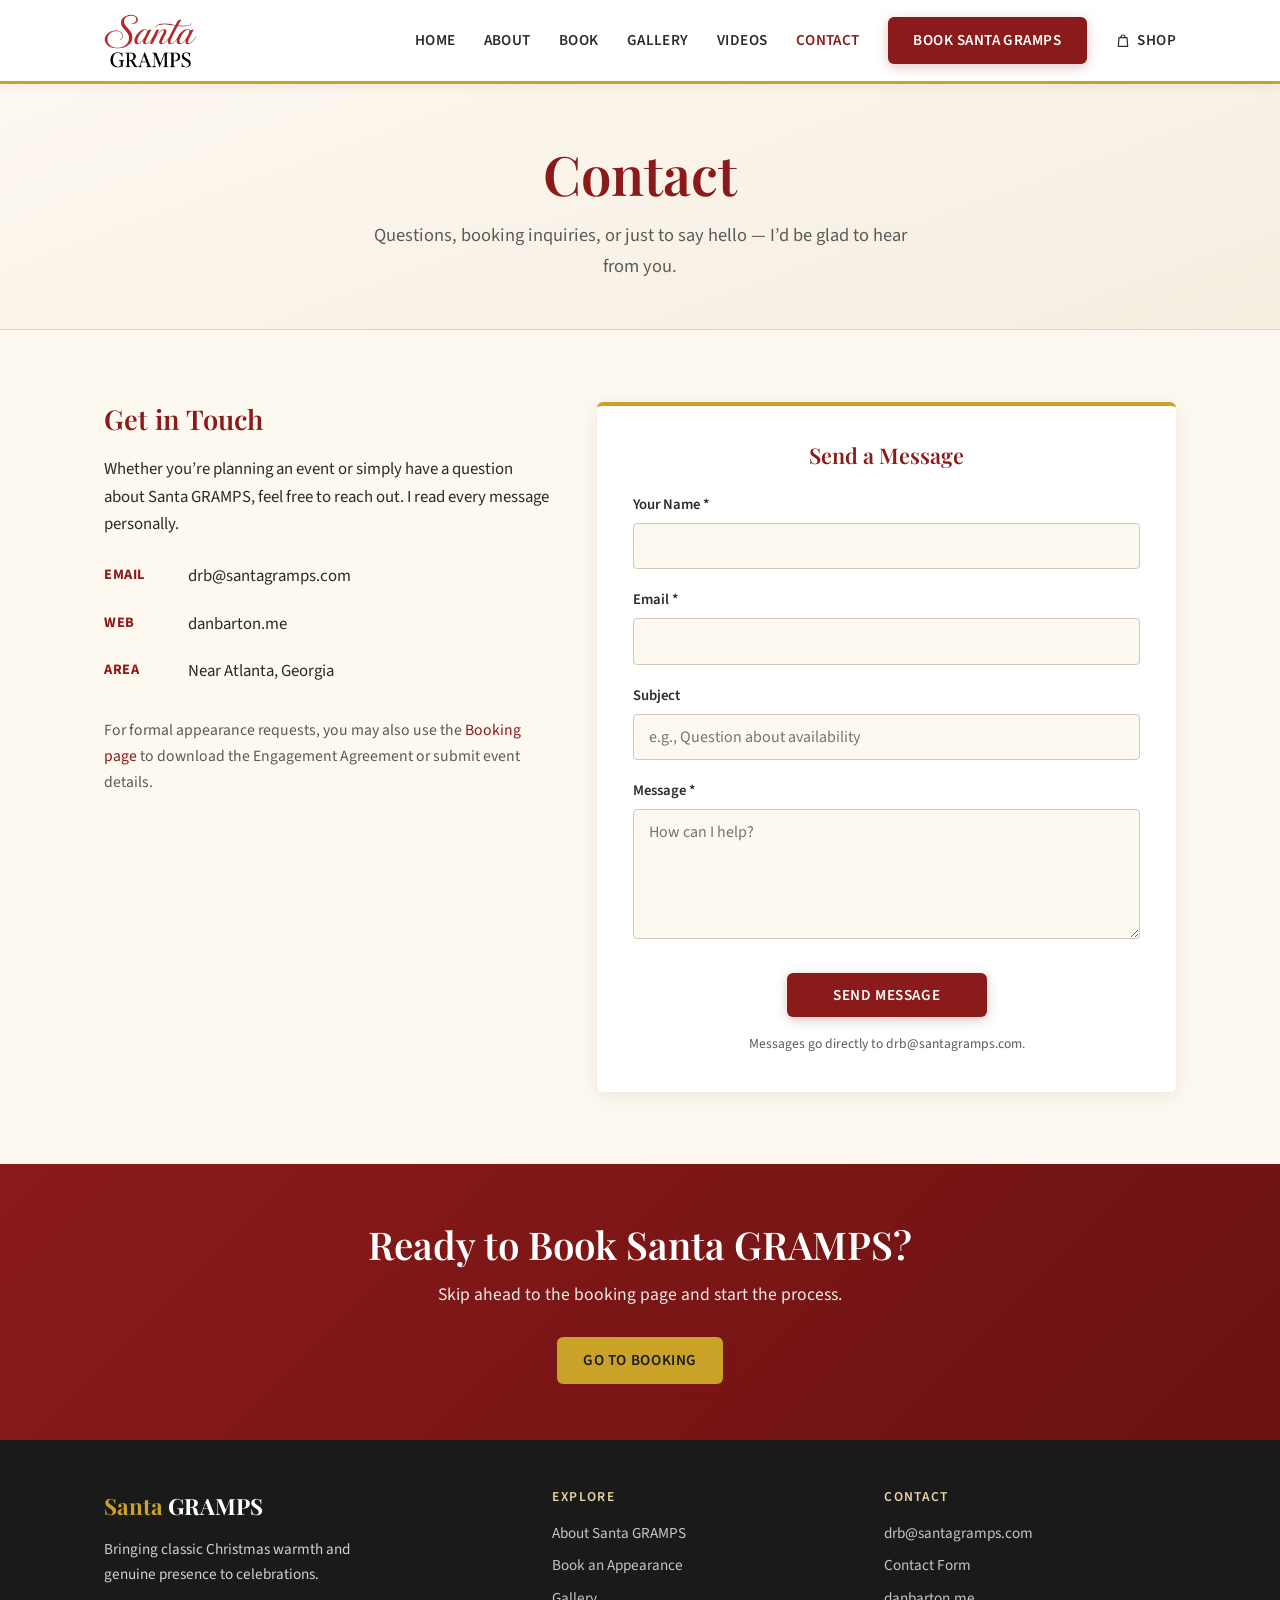
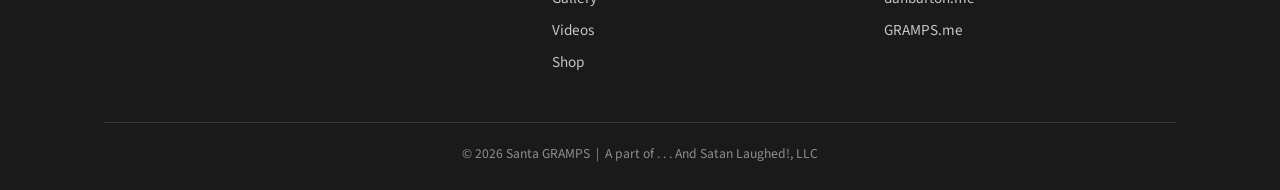
<file: contact.html>
<!DOCTYPE html>
<html lang="en">
<head>
  <meta charset="UTF-8">
  <meta name="viewport" content="width=device-width, initial-scale=1.0">
  <title>Contact Santa GRAMPS</title>
  <meta name="description" content="Get in touch with Santa GRAMPS. Questions, booking inquiries, or just to say hello.">
  <link rel="preconnect" href="https://fonts.googleapis.com">
  <link rel="preconnect" href="https://fonts.gstatic.com" crossorigin>
  <link href="https://fonts.googleapis.com/css2?family=Playfair+Display:wght@500;600;700&family=Source+Sans+3:wght@400;500;600;700&display=swap" rel="stylesheet">
  <link rel="icon" href="favicon.ico" sizes="any">
  <link rel="icon" type="image/png" sizes="32x32" href="images/favicon-32.png">
  <link rel="icon" type="image/png" sizes="16x16" href="images/favicon-16.png">
  <link rel="apple-touch-icon" sizes="180x180" href="images/apple-touch-icon.png">
  <meta name="theme-color" content="#8B1A1A">
  <link rel="stylesheet" href="css/styles.css?v=2026-11-03">
  <style>
    .page-hero {
      background: linear-gradient(160deg, var(--cream) 0%, var(--cream-dark) 100%);
      padding: 3.5rem 0 3rem;
      text-align: center;
      border-bottom: 1px solid var(--gold-light);
    }
    .page-hero h1 { color: var(--red); margin-bottom: 0.75rem; }
    .page-hero p {
      color: var(--text-muted);
      font-size: 1.15rem;
      max-width: 560px;
      margin: 0 auto;
    }
    .contact-section { padding: var(--space-xl) 0; }
    .contact-grid {
      display: grid;
      grid-template-columns: 1fr 1.3fr;
      gap: 3rem;
      align-items: start;
    }
    .contact-info h2 {
      color: var(--red);
      margin-bottom: 1.25rem;
      font-size: 1.7rem;
    }
    .contact-info p {
      color: var(--text);
      margin-bottom: 1.5rem;
    }
    .contact-detail {
      display: flex;
      align-items: flex-start;
      gap: 0.85rem;
      margin-bottom: 1.25rem;
    }
    .contact-detail .label {
      font-weight: 700;
      color: var(--red);
      font-size: 0.9rem;
      letter-spacing: 0.04em;
      text-transform: uppercase;
      min-width: 70px;
    }
    .contact-detail a, .contact-detail span {
      color: var(--text);
      font-size: 1.05rem;
    }
    .contact-detail a:hover { color: var(--gold-dark); }

    .contact-form-card {
      background: var(--white);
      border-radius: var(--radius);
      padding: 2.25rem;
      box-shadow: var(--shadow);
      border-top: 4px solid var(--gold);
    }
    .contact-form-card h3 {
      color: var(--red);
      margin-bottom: 1.5rem;
      font-size: 1.35rem;
      text-align: center;
    }
    .form-group {
      margin-bottom: 1.2rem;
    }
    .form-group label {
      display: block;
      font-weight: 600;
      font-size: 0.92rem;
      color: var(--charcoal);
      margin-bottom: 0.35rem;
    }
    .form-group input,
    .form-group textarea {
      width: 100%;
      padding: 0.7rem 0.9rem;
      font-family: var(--font-body);
      font-size: 1rem;
      border: 1px solid #D0C8B8;
      border-radius: 4px;
      background: var(--cream);
      color: var(--text);
      transition: border-color 0.2s;
    }
    .form-group input:focus,
    .form-group textarea:focus {
      outline: none;
      border-color: var(--gold);
      box-shadow: 0 0 0 3px rgba(201,162,39,0.15);
      background: var(--white);
    }
    .form-group textarea {
      min-height: 130px;
      resize: vertical;
    }
    .form-actions {
      text-align: center;
      margin-top: 1.5rem;
    }
    .form-actions .btn {
      min-width: 200px;
    }
    .form-note {
      font-size: 0.85rem;
      color: var(--text-muted);
      text-align: center;
      margin-top: 1rem;
    }

    @media (max-width: 800px) {
      .contact-grid { grid-template-columns: 1fr; gap: 2.5rem; }
    }
  </style>
</head>
<body>

  <!-- EVENT BAR — hidden in the HTML; main.js shows it until data-ends. -->
  <div class="event-bar" data-ends="2026-11-08T17:30:00-05:00" hidden>
    <div class="container">
      <a href="index.html#bearfoot-ranch"><strong>Sunday, Nov 8:</strong> Santa Mini Photo Sessions with Santa GRAMPS at Bearfoot Ranch <span>Reserve a session&nbsp;&rarr;</span></a>
    </div>
  </div>

  <header class="site-header">
    <div class="container header-inner">
      <a href="index.html" class="logo">
        <picture>
          <source srcset="images/santagramps-wordmark.webp" type="image/webp">
          <img src="images/santagramps-wordmark.png" alt="Santa GRAMPS" width="310" height="180">
        </picture>
      </a>
      <nav class="main-nav">
        <a href="index.html">Home</a>
        <a href="about.html">About</a>
        <a href="book.html">Book</a>
        <a href="gallery.html">Gallery</a>
        <a href="videos.html">Videos</a>
        <a href="contact.html" class="active">Contact</a>
        <a href="book.html" class="btn btn-primary">Book Santa GRAMPS</a>
        <a href="https://shop-url-here.fourthwall.com" target="_blank" rel="noopener" class="nav-shop"><svg xmlns="http://www.w3.org/2000/svg" width="16" height="16" fill="none" viewBox="0 0 24 24" stroke="currentColor" stroke-width="1.8" aria-hidden="true"><path stroke-linecap="round" stroke-linejoin="round" d="M6 7h12l1 13H5L6 7zM9 7V6a3 3 0 016 0v1" /></svg>Shop</a>
      </nav>
      <button class="nav-toggle" aria-label="Menu">☰</button>
    </div>
  </header>

  <section class="page-hero">
    <div class="container">
      <h1>Contact</h1>
      <p>Questions, booking inquiries, or just to say hello — I’d be glad to hear from you.</p>
    </div>
  </section>

  <section class="contact-section">
    <div class="container contact-grid">
      <div class="contact-info">
        <h2>Get in Touch</h2>
        <p>
          Whether you’re planning an event or simply have a question about Santa GRAMPS, 
          feel free to reach out. I read every message personally.
        </p>

        <div class="contact-detail">
          <span class="label">Email</span>
          <a href="mailto:drb@santagramps.com">drb@santagramps.com</a>
        </div>
        <div class="contact-detail">
          <span class="label">Web</span>
          <a href="https://danbarton.me" target="_blank" rel="noopener">danbarton.me</a>
        </div>
        <div class="contact-detail">
          <span class="label">Area</span>
          <span>Near Atlanta, Georgia</span>
        </div>

        <p style="margin-top: 2rem; color: var(--text-muted); font-size: 0.98rem;">
          For formal appearance requests, you may also use the 
          <a href="book.html">Booking page</a> to download the Engagement Agreement 
          or submit event details.
        </p>
      </div>

      <div class="contact-form-card">
        <h3>Send a Message</h3>
        <form action="mailto:drb@santagramps.com" method="POST" enctype="text/plain">
          <div class="form-group">
            <label for="name">Your Name *</label>
            <input type="text" id="name" name="Name" required>
          </div>
          <div class="form-group">
            <label for="email">Email *</label>
            <input type="email" id="email" name="Email" required>
          </div>
          <div class="form-group">
            <label for="subject">Subject</label>
            <input type="text" id="subject" name="Subject" placeholder="e.g., Question about availability">
          </div>
          <div class="form-group">
            <label for="message">Message *</label>
            <textarea id="message" name="Message" required placeholder="How can I help?"></textarea>
          </div>
          <div class="form-actions">
            <button type="submit" class="btn btn-primary">Send Message</button>
          </div>
          <p class="form-note">
            Messages go directly to drb@santagramps.com.
          </p>
        </form>
      </div>
    </div>
  </section>

  <section class="cta-band">
    <div class="container">
      <h2>Ready to Book Santa GRAMPS?</h2>
      <p>Skip ahead to the booking page and start the process.</p>
      <a href="book.html" class="btn btn-primary">Go to Booking</a>
    </div>
  </section>

  <footer class="site-footer">
    <div class="container">
      <div class="footer-grid">
        <div>
          <div class="footer-brand">Santa <span>GRAMPS</span></div>
          <p style="font-size:0.95rem; max-width:280px;">
            Bringing classic Christmas warmth and genuine presence to celebrations.
          </p>
        </div>
        <div class="footer-col">
          <h4>Explore</h4>
          <a href="about.html">About Santa GRAMPS</a>
          <a href="book.html">Book an Appearance</a>
          <a href="gallery.html">Gallery</a>
          <a href="videos.html">Videos</a>
          <a href="https://shop-url-here.fourthwall.com" target="_blank" rel="noopener">Shop</a>
        </div>
        <div class="footer-col">
          <h4>Contact</h4>
          <a href="mailto:drb@santagramps.com">drb@santagramps.com</a>
          <a href="contact.html">Contact Form</a>
          <a href="https://danbarton.me" target="_blank" rel="noopener">danbarton.me</a>
          <a href="https://gramps.me" target="_blank" rel="noopener">GRAMPS.me</a>
        </div>
      </div>
      <div class="footer-bottom">
        &copy; 2026 Santa GRAMPS &nbsp;|&nbsp; A part of . . . And Satan Laughed!, LLC
      </div>
    </div>
  </footer>

  <script src="js/main.js?v=2026-11-03"></script>
</body>
</html>
</file>
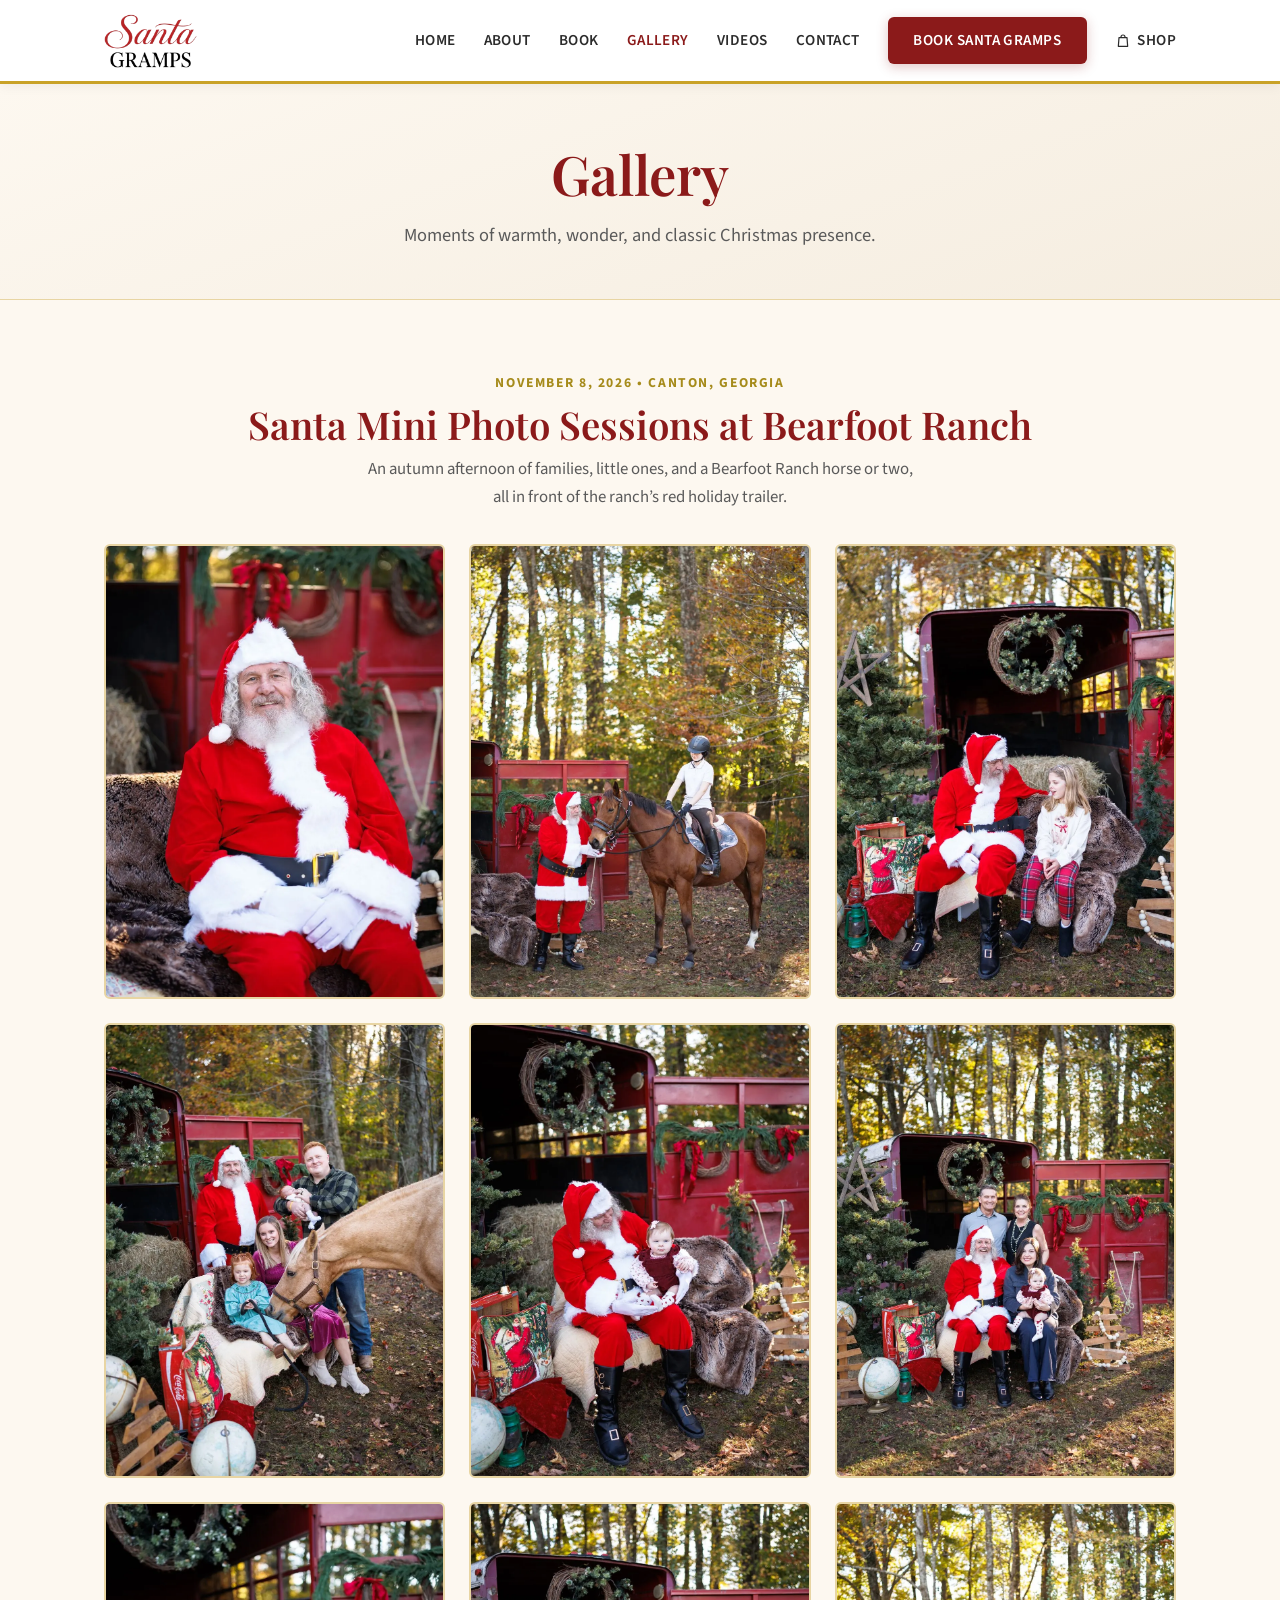
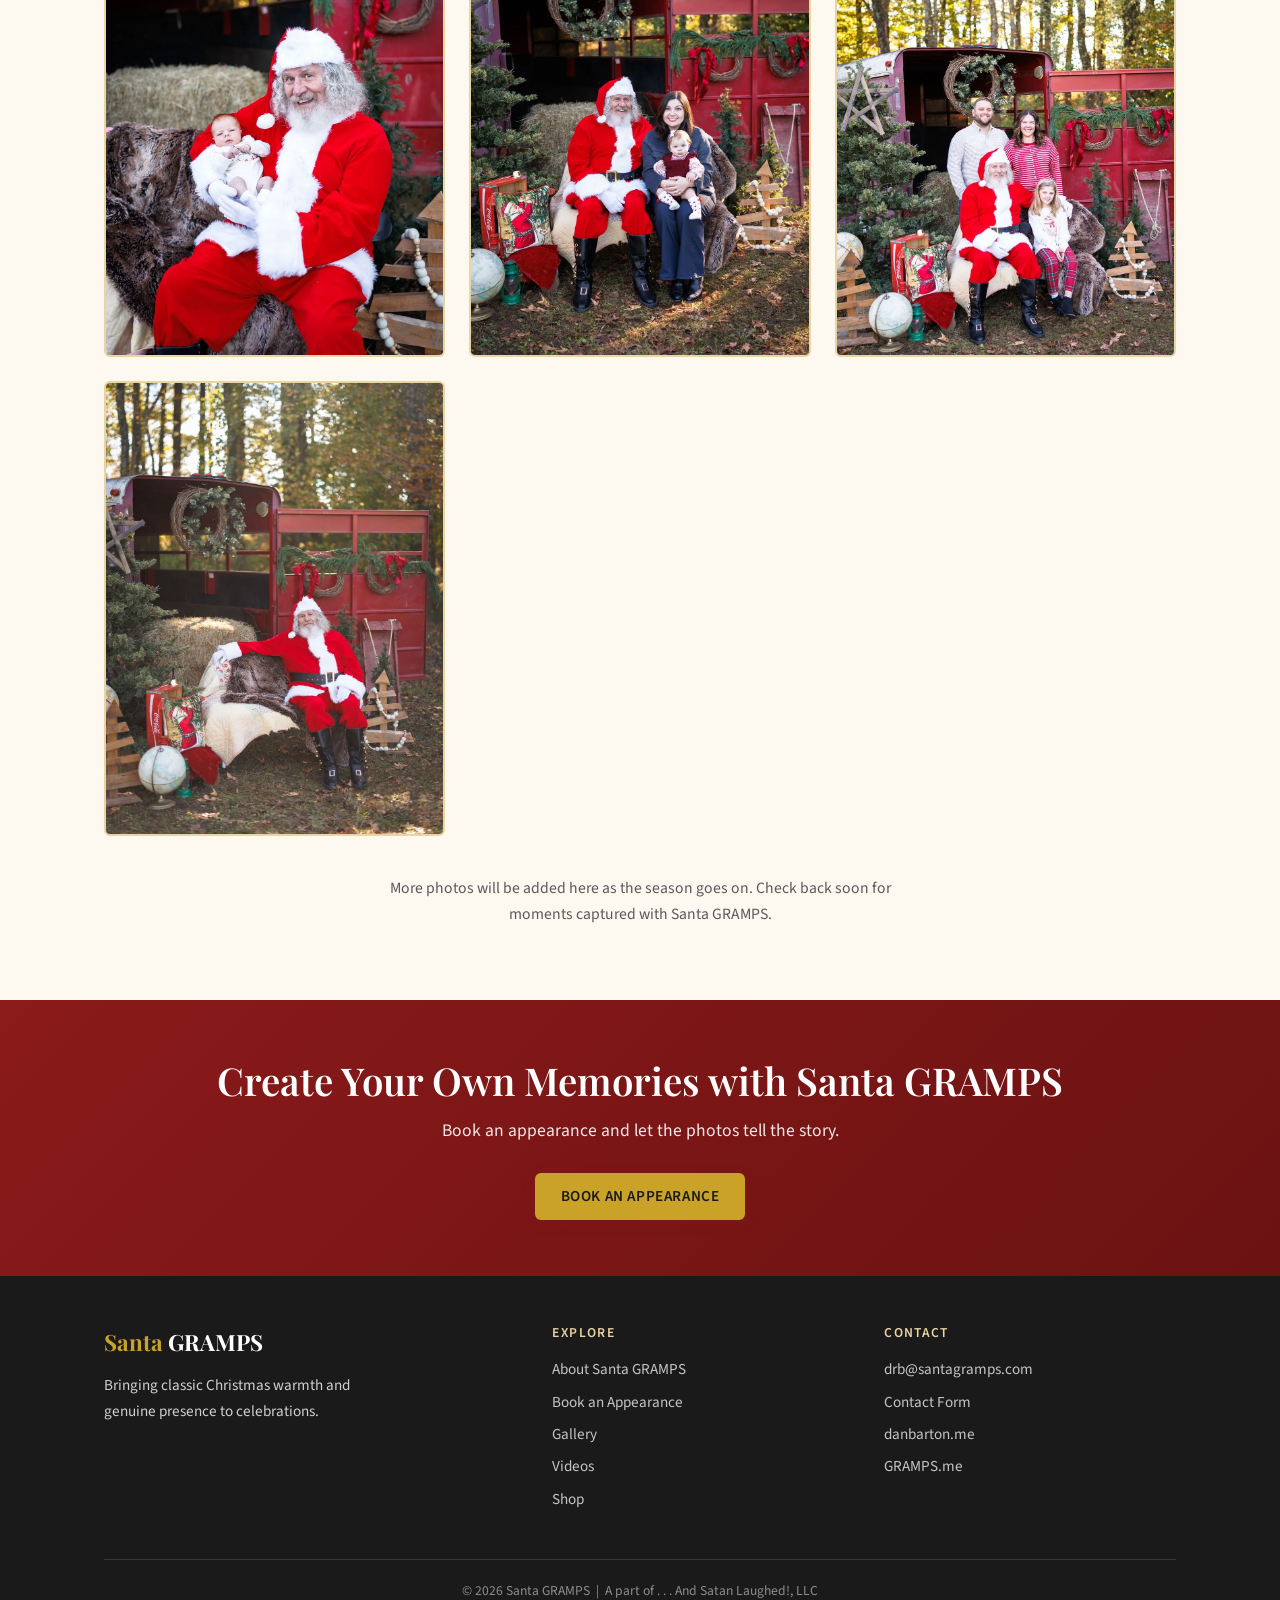
<file: gallery.html>
<!DOCTYPE html>
<html lang="en">
<head>
  <meta charset="UTF-8">
  <meta name="viewport" content="width=device-width, initial-scale=1.0">
  <title>Gallery | Santa GRAMPS</title>
  <meta name="description" content="Photos of Santa GRAMPS in action. Moments of warmth, wonder, and classic Christmas presence.">
  <link rel="preconnect" href="https://fonts.googleapis.com">
  <link rel="preconnect" href="https://fonts.gstatic.com" crossorigin>
  <link href="https://fonts.googleapis.com/css2?family=Playfair+Display:wght@500;600;700&family=Source+Sans+3:wght@400;500;600;700&display=swap" rel="stylesheet">
  <link rel="icon" href="favicon.ico" sizes="any">
  <link rel="icon" type="image/png" sizes="32x32" href="images/favicon-32.png">
  <link rel="icon" type="image/png" sizes="16x16" href="images/favicon-16.png">
  <link rel="apple-touch-icon" sizes="180x180" href="images/apple-touch-icon.png">
  <meta name="theme-color" content="#8B1A1A">
  <link rel="stylesheet" href="css/styles.css?v=2026-11-03">
  <style>
    .page-hero {
      background: linear-gradient(160deg, var(--cream) 0%, var(--cream-dark) 100%);
      padding: 3.5rem 0 3rem;
      text-align: center;
      border-bottom: 1px solid var(--gold-light);
    }
    .page-hero h1 { color: var(--red); margin-bottom: 0.75rem; }
    .page-hero p {
      color: var(--text-muted);
      font-size: 1.15rem;
      max-width: 560px;
      margin: 0 auto;
    }
    .gallery-section { padding: var(--space-xl) 0; }
    .gallery-grid {
      display: grid;
      grid-template-columns: repeat(auto-fill, minmax(280px, 1fr));
      gap: 1.5rem;
    }
    .gallery-item {
      background: linear-gradient(145deg, var(--cream-dark), #EDE4D4);
      border-radius: var(--radius);
      aspect-ratio: 4/3;
      display: flex;
      align-items: center;
      justify-content: center;
      border: 2px solid var(--gold-light);
      color: var(--text-muted);
      font-style: italic;
      font-size: 0.95rem;
      text-align: center;
      padding: 1.5rem;
      transition: transform 0.2s, box-shadow 0.2s;
    }
    .gallery-item:hover {
      transform: translateY(-3px);
      box-shadow: var(--shadow-lg);
      border-color: var(--gold);
    }
    .gallery-group { scroll-margin-top: 110px; } /* clear the sticky header when linked to */
    .gallery-group + .gallery-group { margin-top: var(--space-xl); }
    .gallery-heading {
      text-align: center;
      margin-bottom: 2rem;
    }
    .gallery-heading .eyebrow {
      font-size: 0.85rem;
      font-weight: 700;
      letter-spacing: 0.12em;
      text-transform: uppercase;
      color: var(--gold-dark);
      margin-bottom: 0.4rem;
    }
    .gallery-heading h2 { color: var(--red); margin-bottom: 0.5rem; }
    .gallery-heading p:last-child {
      color: var(--text-muted);
      max-width: 560px;
      margin: 0 auto;
    }
    .gallery-note {
      text-align: center;
      margin-top: 2.5rem;
      color: var(--text-muted);
      font-size: 0.98rem;
      max-width: 520px;
      margin-left: auto;
      margin-right: auto;
    }
  </style>
</head>
<body>

  <!-- EVENT BAR — hidden in the HTML; main.js shows it until data-ends. -->
  <div class="event-bar" data-ends="2026-11-08T17:30:00-05:00" hidden>
    <div class="container">
      <a href="index.html#bearfoot-ranch"><strong>Sunday, Nov 8:</strong> Santa Mini Photo Sessions with Santa GRAMPS at Bearfoot Ranch <span>Reserve a session&nbsp;&rarr;</span></a>
    </div>
  </div>

  <header class="site-header">
    <div class="container header-inner">
      <a href="index.html" class="logo">
        <picture>
          <source srcset="images/santagramps-wordmark.webp" type="image/webp">
          <img src="images/santagramps-wordmark.png" alt="Santa GRAMPS" width="310" height="180">
        </picture>
      </a>
      <nav class="main-nav">
        <a href="index.html">Home</a>
        <a href="about.html">About</a>
        <a href="book.html">Book</a>
        <a href="gallery.html" class="active">Gallery</a>
        <a href="videos.html">Videos</a>
        <a href="contact.html">Contact</a>
        <a href="book.html" class="btn btn-primary">Book Santa GRAMPS</a>
        <a href="https://shop-url-here.fourthwall.com" target="_blank" rel="noopener" class="nav-shop"><svg xmlns="http://www.w3.org/2000/svg" width="16" height="16" fill="none" viewBox="0 0 24 24" stroke="currentColor" stroke-width="1.8" aria-hidden="true"><path stroke-linecap="round" stroke-linejoin="round" d="M6 7h12l1 13H5L6 7zM9 7V6a3 3 0 016 0v1" /></svg>Shop</a>
      </nav>
      <button class="nav-toggle" aria-label="Menu">☰</button>
    </div>
  </header>

  <section class="page-hero">
    <div class="container">
      <h1>Gallery</h1>
      <p>Moments of warmth, wonder, and classic Christmas presence.</p>
    </div>
  </section>

  <section class="gallery-section">
    <div class="container">
      <!-- Photos Dan sent Nov 9 from the Nov 8 mini sessions (originals in ../_incoming/2026-11-09-dan-photos/). -->
      <div class="gallery-group" id="bearfoot-ranch">
        <div class="gallery-heading">
          <p class="eyebrow">November 8, 2026 &bull; Canton, Georgia</p>
          <h2>Santa Mini Photo Sessions at Bearfoot Ranch</h2>
          <p>An autumn afternoon of families, little ones, and a Bearfoot Ranch horse or two, all in front of the ranch’s red holiday trailer.</p>
        </div>
        <div class="gallery-grid">
          <div class="gallery-item has-photo">
            <picture>
              <source srcset="images/bearfoot-ranch-santa-portrait.webp" type="image/webp">
              <img src="images/bearfoot-ranch-santa-portrait.jpg" alt="Santa GRAMPS smiling on a fur-draped bench in front of the red horse trailer" width="1000" height="1500" loading="lazy">
            </picture>
          </div>
          <div class="gallery-item has-photo">
            <picture>
              <source srcset="images/bearfoot-ranch-santa-horse.webp" type="image/webp">
              <img src="images/bearfoot-ranch-santa-horse.jpg" alt="Santa GRAMPS holding the reins of a bay horse with a young rider in the saddle" width="1000" height="1500" loading="lazy">
            </picture>
          </div>
          <div class="gallery-item has-photo">
            <picture>
              <source srcset="images/bearfoot-ranch-santa-girl.webp" type="image/webp">
              <img src="images/bearfoot-ranch-santa-girl.jpg" alt="Santa GRAMPS listening to a young girl in plaid pants seated beside him" width="1000" height="1500" loading="lazy">
            </picture>
          </div>
          <div class="gallery-item has-photo">
            <picture>
              <source srcset="images/bearfoot-ranch-family-horse.webp" type="image/webp">
              <img src="images/bearfoot-ranch-family-horse.jpg" alt="A family with Santa GRAMPS as a palomino horse leans in to greet their daughter" width="1000" height="1500" loading="lazy">
            </picture>
          </div>
          <div class="gallery-item has-photo">
            <picture>
              <source srcset="images/bearfoot-ranch-santa-toddler.webp" type="image/webp">
              <img src="images/bearfoot-ranch-santa-toddler.jpg" alt="A toddler in a red velvet dress sitting on Santa GRAMPS’s lap" width="1000" height="1500" loading="lazy">
            </picture>
          </div>
          <div class="gallery-item has-photo">
            <picture>
              <source srcset="images/bearfoot-ranch-family-baby.webp" type="image/webp">
              <img src="images/bearfoot-ranch-family-baby.jpg" alt="A family of four with their baby, gathered around Santa GRAMPS in front of the red trailer" width="1000" height="1500" loading="lazy">
            </picture>
          </div>
          <div class="gallery-item has-photo">
            <picture>
              <source srcset="images/bearfoot-ranch-santa-baby.webp" type="image/webp">
              <img src="images/bearfoot-ranch-santa-baby.jpg" alt="Santa GRAMPS cradling a baby in a white knit outfit" width="1000" height="1500" loading="lazy">
            </picture>
          </div>
          <div class="gallery-item has-photo">
            <picture>
              <source srcset="images/bearfoot-ranch-santa-mom-baby.webp" type="image/webp">
              <img src="images/bearfoot-ranch-santa-mom-baby.jpg" alt="A mother and her baby seated beside Santa GRAMPS on the fur-draped bench" width="1000" height="1500" loading="lazy">
            </picture>
          </div>
          <div class="gallery-item has-photo">
            <picture>
              <source srcset="images/bearfoot-ranch-family-girl.webp" type="image/webp">
              <img src="images/bearfoot-ranch-family-girl.jpg" alt="Parents standing behind Santa GRAMPS and their daughter in front of the red trailer" width="1000" height="1500" loading="lazy">
            </picture>
          </div>
          <div class="gallery-item has-photo">
            <picture>
              <source srcset="images/bearfoot-ranch-santa-trailer.webp" type="image/webp">
              <img src="images/bearfoot-ranch-santa-trailer.jpg" alt="Santa GRAMPS relaxing on the bench beside the wreath-hung red horse trailer, autumn woods behind" width="1000" height="1500" loading="lazy">
            </picture>
          </div>
        </div>
      </div>
      <p class="gallery-note">
        More photos will be added here as the season goes on.
        Check back soon for moments captured with Santa GRAMPS.
      </p>
    </div>
  </section>

  <section class="cta-band">
    <div class="container">
      <h2>Create Your Own Memories with Santa GRAMPS</h2>
      <p>Book an appearance and let the photos tell the story.</p>
      <a href="book.html" class="btn btn-primary">Book an Appearance</a>
    </div>
  </section>

  <footer class="site-footer">
    <div class="container">
      <div class="footer-grid">
        <div>
          <div class="footer-brand">Santa <span>GRAMPS</span></div>
          <p style="font-size:0.95rem; max-width:280px;">
            Bringing classic Christmas warmth and genuine presence to celebrations.
          </p>
        </div>
        <div class="footer-col">
          <h4>Explore</h4>
          <a href="about.html">About Santa GRAMPS</a>
          <a href="book.html">Book an Appearance</a>
          <a href="gallery.html">Gallery</a>
          <a href="videos.html">Videos</a>
          <a href="https://shop-url-here.fourthwall.com" target="_blank" rel="noopener">Shop</a>
        </div>
        <div class="footer-col">
          <h4>Contact</h4>
          <a href="mailto:drb@santagramps.com">drb@santagramps.com</a>
          <a href="contact.html">Contact Form</a>
          <a href="https://danbarton.me" target="_blank" rel="noopener">danbarton.me</a>
          <a href="https://gramps.me" target="_blank" rel="noopener">GRAMPS.me</a>
        </div>
      </div>
      <div class="footer-bottom">
        &copy; 2026 Santa GRAMPS &nbsp;|&nbsp; A part of . . . And Satan Laughed!, LLC
      </div>
    </div>
  </footer>

  <script src="js/main.js?v=2026-11-03"></script>
</body>
</html>
</file>
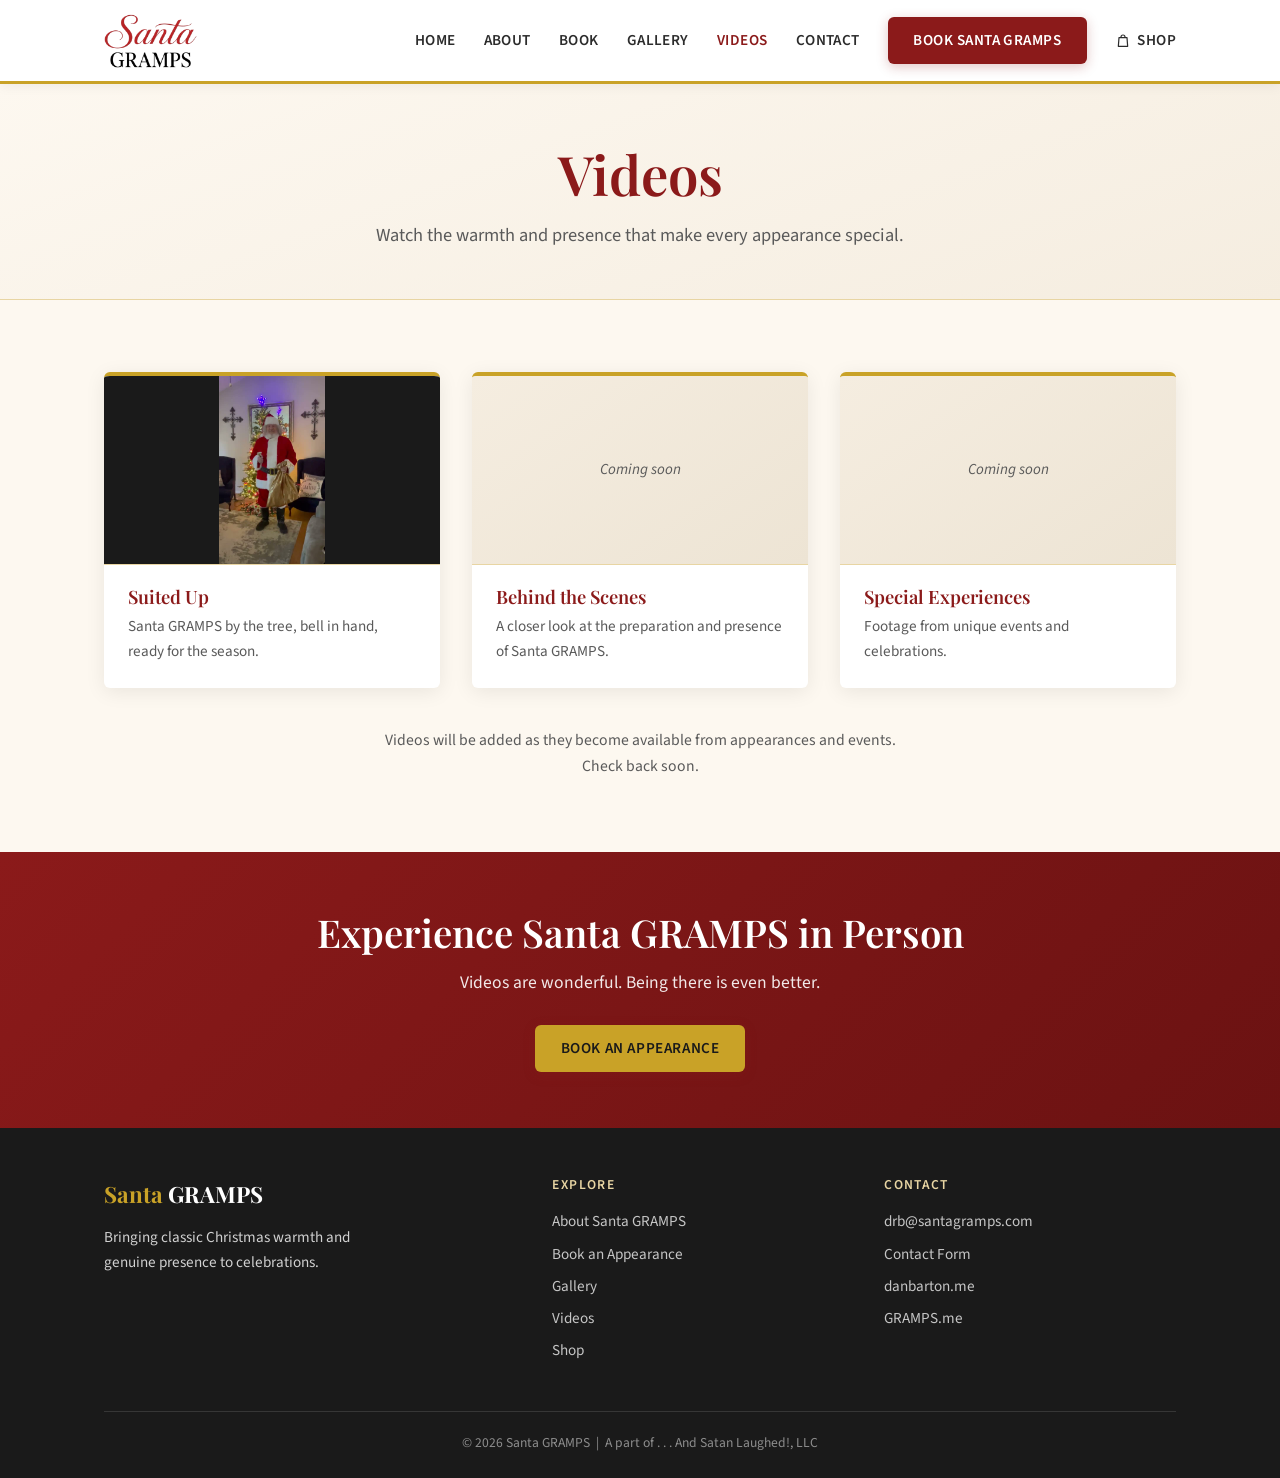
<file: videos.html>
<!DOCTYPE html>
<html lang="en">
<head>
  <meta charset="UTF-8">
  <meta name="viewport" content="width=device-width, initial-scale=1.0">
  <title>Videos | Santa GRAMPS</title>
  <meta name="description" content="Videos of Santa GRAMPS. Watch the warmth and presence that make every appearance special.">
  <link rel="preconnect" href="https://fonts.googleapis.com">
  <link rel="preconnect" href="https://fonts.gstatic.com" crossorigin>
  <link href="https://fonts.googleapis.com/css2?family=Playfair+Display:wght@500;600;700&family=Source+Sans+3:wght@400;500;600;700&display=swap" rel="stylesheet">
  <link rel="icon" href="favicon.ico" sizes="any">
  <link rel="icon" type="image/png" sizes="32x32" href="images/favicon-32.png">
  <link rel="icon" type="image/png" sizes="16x16" href="images/favicon-16.png">
  <link rel="apple-touch-icon" sizes="180x180" href="images/apple-touch-icon.png">
  <meta name="theme-color" content="#8B1A1A">
  <link rel="stylesheet" href="css/styles.css?v=2026-11-03">
  <style>
    .page-hero {
      background: linear-gradient(160deg, var(--cream) 0%, var(--cream-dark) 100%);
      padding: 3.5rem 0 3rem;
      text-align: center;
      border-bottom: 1px solid var(--gold-light);
    }
    .page-hero h1 { color: var(--red); margin-bottom: 0.75rem; }
    .page-hero p {
      color: var(--text-muted);
      font-size: 1.15rem;
      max-width: 560px;
      margin: 0 auto;
    }
    .videos-section { padding: var(--space-xl) 0; }
    .videos-grid {
      display: grid;
      grid-template-columns: repeat(auto-fill, minmax(320px, 1fr));
      gap: 2rem;
    }
    .video-card {
      background: var(--white);
      border-radius: var(--radius);
      overflow: hidden;
      box-shadow: var(--shadow);
      border-top: 4px solid var(--gold);
      transition: transform 0.2s, box-shadow 0.2s;
    }
    .video-card:hover {
      transform: translateY(-3px);
      box-shadow: var(--shadow-lg);
    }
    .video-placeholder {
      background: linear-gradient(145deg, var(--cream-dark), #EDE4D4);
      aspect-ratio: 16/9;
      display: flex;
      align-items: center;
      justify-content: center;
      color: var(--text-muted);
      font-style: italic;
      font-size: 0.95rem;
      text-align: center;
      padding: 1.5rem;
      border-bottom: 1px solid var(--gold-light);
    }
    .video-info {
      padding: 1.25rem 1.5rem 1.5rem;
    }
    .video-info h3 {
      color: var(--red);
      font-size: 1.15rem;
      margin-bottom: 0.4rem;
    }
    .video-info p {
      color: var(--text-muted);
      font-size: 0.95rem;
      margin: 0;
    }
    .videos-note {
      text-align: center;
      margin-top: 2.5rem;
      color: var(--text-muted);
      font-size: 0.98rem;
      max-width: 520px;
      margin-left: auto;
      margin-right: auto;
    }
  </style>
</head>
<body>

  <!-- EVENT BAR — hidden in the HTML; main.js shows it until data-ends. -->
  <div class="event-bar" data-ends="2026-11-08T17:30:00-05:00" hidden>
    <div class="container">
      <a href="index.html#bearfoot-ranch"><strong>Sunday, Nov 8:</strong> Santa Mini Photo Sessions with Santa GRAMPS at Bearfoot Ranch <span>Reserve a session&nbsp;&rarr;</span></a>
    </div>
  </div>

  <header class="site-header">
    <div class="container header-inner">
      <a href="index.html" class="logo">
        <picture>
          <source srcset="images/santagramps-wordmark.webp" type="image/webp">
          <img src="images/santagramps-wordmark.png" alt="Santa GRAMPS" width="310" height="180">
        </picture>
      </a>
      <nav class="main-nav">
        <a href="index.html">Home</a>
        <a href="about.html">About</a>
        <a href="book.html">Book</a>
        <a href="gallery.html">Gallery</a>
        <a href="videos.html" class="active">Videos</a>
        <a href="contact.html">Contact</a>
        <a href="book.html" class="btn btn-primary">Book Santa GRAMPS</a>
        <a href="https://shop-url-here.fourthwall.com" target="_blank" rel="noopener" class="nav-shop"><svg xmlns="http://www.w3.org/2000/svg" width="16" height="16" fill="none" viewBox="0 0 24 24" stroke="currentColor" stroke-width="1.8" aria-hidden="true"><path stroke-linecap="round" stroke-linejoin="round" d="M6 7h12l1 13H5L6 7zM9 7V6a3 3 0 016 0v1" /></svg>Shop</a>
      </nav>
      <button class="nav-toggle" aria-label="Menu">☰</button>
    </div>
  </header>

  <section class="page-hero">
    <div class="container">
      <h1>Videos</h1>
      <p>Watch the warmth and presence that make every appearance special.</p>
    </div>
  </section>

  <section class="videos-section">
    <div class="container">
      <div class="videos-grid">
        <div class="video-card">
          <div class="video-placeholder has-video">
            <video src="media/santa-hello.mp4" poster="images/santa-hello-poster.jpg" autoplay muted loop playsinline preload="metadata" aria-label="Short clip of Santa GRAMPS in the red suit by the Christmas tree"></video>
          </div>
          <div class="video-info">
            <h3>Suited Up</h3>
            <p>Santa GRAMPS by the tree, bell in hand, ready for the season.</p>
          </div>
        </div>
        <div class="video-card">
          <div class="video-placeholder">Coming soon</div>
          <div class="video-info">
            <h3>Behind the Scenes</h3>
            <p>A closer look at the preparation and presence of Santa GRAMPS.</p>
          </div>
        </div>
        <div class="video-card">
          <div class="video-placeholder">Coming soon</div>
          <div class="video-info">
            <h3>Special Experiences</h3>
            <p>Footage from unique events and celebrations.</p>
          </div>
        </div>
      </div>
      <p class="videos-note">
        Videos will be added as they become available from appearances and events. 
        Check back soon.
      </p>
    </div>
  </section>

  <section class="cta-band">
    <div class="container">
      <h2>Experience Santa GRAMPS in Person</h2>
      <p>Videos are wonderful. Being there is even better.</p>
      <a href="book.html" class="btn btn-primary">Book an Appearance</a>
    </div>
  </section>

  <footer class="site-footer">
    <div class="container">
      <div class="footer-grid">
        <div>
          <div class="footer-brand">Santa <span>GRAMPS</span></div>
          <p style="font-size:0.95rem; max-width:280px;">
            Bringing classic Christmas warmth and genuine presence to celebrations.
          </p>
        </div>
        <div class="footer-col">
          <h4>Explore</h4>
          <a href="about.html">About Santa GRAMPS</a>
          <a href="book.html">Book an Appearance</a>
          <a href="gallery.html">Gallery</a>
          <a href="videos.html">Videos</a>
          <a href="https://shop-url-here.fourthwall.com" target="_blank" rel="noopener">Shop</a>
        </div>
        <div class="footer-col">
          <h4>Contact</h4>
          <a href="mailto:drb@santagramps.com">drb@santagramps.com</a>
          <a href="contact.html">Contact Form</a>
          <a href="https://danbarton.me" target="_blank" rel="noopener">danbarton.me</a>
          <a href="https://gramps.me" target="_blank" rel="noopener">GRAMPS.me</a>
        </div>
      </div>
      <div class="footer-bottom">
        &copy; 2026 Santa GRAMPS &nbsp;|&nbsp; A part of . . . And Satan Laughed!, LLC
      </div>
    </div>
  </footer>

  <script src="js/main.js?v=2026-11-03"></script>
</body>
</html>
</file>
<file: css/styles.css>
/* ============================================================
   Santa GRAMPS — Design System
   Classic warm Christmas • Elegant • Luxurious • Magical
   Brand: Red / White / Black / Gold
   ============================================================ */

:root {
  /* Brand Colors */
  --red:          #8B1A1A;
  --red-deep:     #6B1212;
  --red-soft:     #A52A2A;
  --gold:         #C9A227;
  --gold-light:   #E8D5A3;
  --gold-dark:    #A68B1B;
  --cream:        #FDF8F0;
  --cream-dark:   #F5EDE0;
  --white:        #FFFFFF;
  --black:        #1A1A1A;
  --charcoal:     #2C2C2C;
  --text:         #2A2A2A;
  --text-muted:   #5A5A5A;

  /* Typography */
  --font-display: "Playfair Display", Georgia, "Times New Roman", serif;
  --font-body:    "Source Sans 3", "Segoe UI", system-ui, sans-serif;

  /* Spacing */
  --space-xs:  0.5rem;
  --space-sm:  1rem;
  --space-md:  1.75rem;
  --space-lg:  3rem;
  --space-xl:  4.5rem;

  /* Layout */
  --max-width: 1120px;
  --radius: 6px;
  --shadow: 0 4px 20px rgba(0,0,0,0.08);
  --shadow-lg: 0 12px 40px rgba(0,0,0,0.12);
}

/* Reset & Base */
*, *::before, *::after { box-sizing: border-box; margin: 0; padding: 0; }

html { scroll-behavior: smooth; }

body {
  font-family: var(--font-body);
  font-size: 1.05rem;
  line-height: 1.65;
  color: var(--text);
  background: var(--cream);
  -webkit-font-smoothing: antialiased;
}

/* height: auto keeps an <img width height> in proportion when CSS narrows it. */
img { max-width: 100%; height: auto; display: block; }
/* .btn and friends set display, which would otherwise beat the hidden attribute. */
[hidden] { display: none !important; }
a { color: var(--red); text-decoration: none; transition: color 0.2s; }
a:hover { color: var(--gold-dark); }

/* Typography */
h1, h2, h3, h4 {
  font-family: var(--font-display);
  font-weight: 600;
  line-height: 1.25;
  color: var(--black);
}

h1 { font-size: clamp(2.2rem, 5vw, 3.4rem); }
h2 { font-size: clamp(1.7rem, 3.5vw, 2.4rem); }
h3 { font-size: 1.35rem; }

p { margin-bottom: 1.1rem; }
p:last-child { margin-bottom: 0; }

/* Layout helpers */
.container {
  width: 100%;
  max-width: var(--max-width);
  margin: 0 auto;
  padding: 0 1.5rem;
}

.section {
  padding: var(--space-xl) 0;
}

.section-sm {
  padding: var(--space-lg) 0;
}

/* ========== HEADER / NAV ========== */
.site-header {
  background: var(--white);
  border-bottom: 3px solid var(--gold);
  position: sticky;
  top: 0;
  z-index: 100;
  box-shadow: 0 2px 12px rgba(0,0,0,0.06);
}

.header-inner {
  display: flex;
  align-items: center;
  justify-content: space-between;
  /* Top/bottom only, so .container keeps its side padding on narrow screens. */
  padding-top: 0.85rem;
  padding-bottom: 0.85rem;
  gap: 1.5rem;
}

.logo {
  font-family: var(--font-display);
  font-size: 1.55rem;
  font-weight: 700;
  color: var(--red);
  letter-spacing: 0.02em;
  display: flex;
  align-items: center;
  gap: 0.4rem;
}

.logo span {
  color: var(--gold-dark);
}

.logo:hover { color: var(--red-deep); }

/* Dan's logo (Nov 2026): the wordmark in the header, the full logo in the hero. */
.logo img {
  height: 54px;
  width: auto;
}

.hero h1.hero-logo {
  max-width: 520px;
  margin: 0 auto 1.5rem;
  line-height: 0;
}

.hero-logo img {
  width: 100%;
  height: auto;
}

@media (max-width: 800px) {
  .logo img { height: 46px; }
  .hero h1.hero-logo { max-width: 340px; }
}

.main-nav {
  display: flex;
  align-items: center;
  gap: 1.75rem;
}

.main-nav a {
  font-size: 0.95rem;
  font-weight: 600;
  color: var(--charcoal);
  letter-spacing: 0.03em;
  text-transform: uppercase;
}

.main-nav a:hover,
.main-nav a.active {
  color: var(--red);
}

/* Shop is the last item on every site in the network (Dan's rule). */
.main-nav a.nav-shop {
  display: inline-flex;
  align-items: center;
  gap: 0.4rem;
}

/* The nav's link colour would otherwise win over the button's white text. */
.main-nav a.btn-primary,
.main-nav a.btn-primary:hover {
  color: var(--white);
}

.btn {
  display: inline-block;
  padding: 0.7rem 1.6rem;
  font-family: var(--font-body);
  font-size: 0.95rem;
  font-weight: 600;
  letter-spacing: 0.04em;
  text-transform: uppercase;
  border: none;
  border-radius: var(--radius);
  cursor: pointer;
  transition: all 0.2s ease;
}

.btn-primary {
  background: var(--red);
  color: var(--white);
  box-shadow: 0 3px 12px rgba(139,26,26,0.25);
}

.btn-primary:hover {
  background: var(--red-deep);
  color: var(--white);
  transform: translateY(-1px);
  box-shadow: 0 5px 18px rgba(139,26,26,0.3);
}

.btn-gold {
  background: var(--gold);
  color: var(--black);
}

.btn-gold:hover {
  background: var(--gold-dark);
  color: var(--white);
}

.btn-outline {
  background: transparent;
  color: var(--red);
  border: 2px solid var(--red);
}

.btn-outline:hover {
  background: var(--red);
  color: var(--white);
}

/* Mobile nav toggle */
.nav-toggle {
  display: none;
  background: none;
  border: none;
  font-size: 1.6rem;
  color: var(--red);
  cursor: pointer;
}

/* ========== HERO ========== */
.hero {
  background: linear-gradient(160deg, var(--cream) 0%, var(--cream-dark) 50%, #F0E6D4 100%);
  padding: 4.5rem 0 5rem;
  text-align: center;
  position: relative;
  overflow: hidden;
}

.hero::before {
  content: "";
  position: absolute;
  inset: 0;
  background: 
    radial-gradient(ellipse at 20% 30%, rgba(201,162,39,0.12) 0%, transparent 50%),
    radial-gradient(ellipse at 80% 70%, rgba(139,26,26,0.07) 0%, transparent 45%);
  pointer-events: none;
}

.hero-content {
  position: relative;
  z-index: 1;
  max-width: 780px;
  margin: 0 auto;
}

.hero-eyebrow {
  font-size: 0.9rem;
  font-weight: 700;
  letter-spacing: 0.18em;
  text-transform: uppercase;
  color: var(--gold-dark);
  margin-bottom: 1rem;
}

.hero h1 {
  color: var(--red);
  margin-bottom: 1.25rem;
}

.hero h1 span {
  color: var(--black);
}

.hero-lead {
  font-size: 1.25rem;
  color: var(--text-muted);
  max-width: 580px;
  margin: 0 auto 2rem;
  line-height: 1.6;
}

.hero-actions {
  display: flex;
  gap: 1rem;
  justify-content: center;
  flex-wrap: wrap;
}

/* ========== FEATURE STRIP ========== */
.feature-strip {
  background: var(--red);
  color: var(--white);
  padding: 1.75rem 0;
}

.feature-strip .container {
  display: flex;
  justify-content: center;
  gap: 3rem;
  flex-wrap: wrap;
  text-align: center;
}

.feature-item {
  font-size: 0.95rem;
  font-weight: 600;
  letter-spacing: 0.03em;
}

.feature-item span {
  color: var(--gold-light);
  display: block;
  font-size: 0.8rem;
  font-weight: 500;
  margin-top: 0.2rem;
  letter-spacing: 0.06em;
  text-transform: uppercase;
}

/* ========== CONTENT SECTIONS ========== */
.section-title {
  text-align: center;
  margin-bottom: 2.5rem;
}

.section-title h2 {
  color: var(--red);
  margin-bottom: 0.6rem;
}

.section-title p {
  color: var(--text-muted);
  max-width: 540px;
  margin: 0 auto;
}

.card-grid {
  display: grid;
  grid-template-columns: repeat(auto-fit, minmax(280px, 1fr));
  gap: 1.75rem;
}

.card {
  background: var(--white);
  border-radius: var(--radius);
  padding: 1.75rem;
  box-shadow: var(--shadow);
  border-top: 4px solid var(--gold);
  transition: transform 0.2s, box-shadow 0.2s;
}

.card:hover {
  transform: translateY(-3px);
  box-shadow: var(--shadow-lg);
}

.card h3 {
  color: var(--red);
  margin-bottom: 0.6rem;
  font-size: 1.25rem;
}

.card p {
  color: var(--text-muted);
  font-size: 0.98rem;
}

/* ========== ABOUT TEASER ========== */
.about-teaser {
  background: var(--white);
}

.about-grid {
  display: grid;
  grid-template-columns: 1fr 1fr;
  gap: 3.5rem;
  align-items: center;
}

.about-text h2 {
  color: var(--red);
  margin-bottom: 1.1rem;
}

.about-text p {
  color: var(--text);
}

.about-image {
  background: linear-gradient(145deg, var(--cream-dark), #EDE4D4);
  border-radius: var(--radius);
  aspect-ratio: 4/3;
  display: flex;
  align-items: center;
  justify-content: center;
  border: 3px solid var(--gold-light);
  color: var(--text-muted);
  font-style: italic;
  font-size: 0.95rem;
  text-align: center;
  padding: 2rem;
}

/* ========== CTA BAND ========== */
.cta-band {
  background: linear-gradient(135deg, var(--red) 0%, var(--red-deep) 100%);
  color: var(--white);
  text-align: center;
  padding: 3.5rem 0;
}

.cta-band h2 {
  color: var(--white);
  margin-bottom: 0.75rem;
}

.cta-band p {
  color: rgba(255,255,255,0.9);
  max-width: 520px;
  margin: 0 auto 1.75rem;
  font-size: 1.1rem;
}

.cta-band .btn-primary {
  background: var(--gold);
  color: var(--black);
}

.cta-band .btn-primary:hover {
  background: var(--gold-light);
  color: var(--black);
}

/* ========== FOOTER ========== */
.site-footer {
  background: var(--black);
  color: rgba(255,255,255,0.8);
  padding: 3rem 0 1.5rem;
}

.footer-grid {
  display: grid;
  grid-template-columns: 1.4fr 1fr 1fr;
  gap: 2.5rem;
  margin-bottom: 2.5rem;
}

.footer-brand {
  font-family: var(--font-display);
  font-size: 1.4rem;
  font-weight: 700;
  color: var(--gold);
  margin-bottom: 0.75rem;
}

.footer-brand span { color: var(--white); }

.footer-col h4 {
  color: var(--gold-light);
  font-size: 0.85rem;
  letter-spacing: 0.1em;
  text-transform: uppercase;
  margin-bottom: 1rem;
  font-family: var(--font-body);
}

.footer-col a {
  color: rgba(255,255,255,0.75);
  display: block;
  margin-bottom: 0.45rem;
  font-size: 0.95rem;
}

.footer-col a:hover { color: var(--gold); }

.footer-bottom {
  border-top: 1px solid rgba(255,255,255,0.12);
  padding-top: 1.25rem;
  text-align: center;
  font-size: 0.85rem;
  color: rgba(255,255,255,0.5);
}

/* ========== PHOTOS & VIDEO ==========
   The template's placeholder boxes are styled per page (the <style> block in
   each page's <head>). These .has-photo / .has-video variants turn a box into a
   real photo or clip without touching those page styles. */
.about-image.has-photo,
.bio-photo.has-photo,
.gallery-item.has-photo {
  padding: 0;
  overflow: hidden;
  aspect-ratio: 3/4;
  max-height: none;
}

.about-image.has-photo,
.bio-photo.has-photo {
  max-width: 420px;
  width: 100%;
  margin: 0 auto;
}

.has-photo picture,
.has-photo img {
  display: block;
  width: 100%;
  height: 100%;
  object-fit: cover;
}

.video-placeholder.has-video {
  padding: 0;
  background: var(--black);
}

/* The clips are portrait phone video; show them whole inside the 16:9 frame. */
.video-placeholder.has-video video {
  display: block;
  width: 100%;
  height: 100%;
  object-fit: contain;
}

/* ========== THIS SEASON (home) ========== */
.season-grid {
  display: grid;
  grid-template-columns: 1fr 1.1fr;
  gap: 3.5rem;
  align-items: center;
}

/* Events, soonest first; main.js adds .is-past after an event ends. */
.season-list {
  display: flex;
  flex-direction: column;
  gap: var(--space-xl);
}

.season-event {
  scroll-margin-top: 110px; /* clear the sticky header when linked to */
}

.season-event.is-past { order: 1; }

.season-poster {
  display: block;
  border: 3px solid var(--gold-light);
  border-radius: var(--radius);
  overflow: hidden;
  box-shadow: var(--shadow-lg);
  max-width: 440px;
  margin: 0 auto;
  background: var(--white);
}

a.season-poster { transition: transform 0.2s, box-shadow 0.2s; }

a.season-poster[href]:hover {
  transform: translateY(-3px);
  box-shadow: 0 16px 44px rgba(0,0,0,0.16);
}

.season-poster img {
  width: 100%;
  height: auto;
}

.season-text h3 {
  font-size: clamp(1.6rem, 3vw, 2.1rem);
  color: var(--red);
  margin-bottom: 1.1rem;
}

.event-details {
  display: grid;
  grid-template-columns: auto 1fr;
  gap: 0.55rem 1.25rem;
  margin: 1.5rem 0;
  padding: 1.25rem 1.5rem;
  background: var(--white);
  border-left: 4px solid var(--gold);
  border-radius: var(--radius);
  box-shadow: var(--shadow);
}

.event-details dt {
  font-size: 0.8rem;
  font-weight: 700;
  letter-spacing: 0.1em;
  text-transform: uppercase;
  color: var(--gold-dark);
  padding-top: 0.2rem;
}

.event-details dd a { text-decoration: underline; text-underline-offset: 2px; }

.event-note {
  font-weight: 600;
  color: var(--red);
}

.season-actions {
  display: flex;
  flex-wrap: wrap;
  gap: 1rem;
  margin-top: 1.5rem;
}

/* Bar above the header on every page while an event is coming up. */
.event-bar {
  background: var(--red-deep);
  text-align: center;
  font-size: 0.95rem;
  line-height: 1.45;
  padding: 0.6rem 0;
}

.event-bar a { color: var(--white); }
.event-bar a:hover { color: var(--gold-light); }
.event-bar strong { color: var(--gold-light); }

.event-bar span {
  margin-left: 0.4rem;
  font-weight: 700;
  white-space: nowrap;
  text-decoration: underline;
  text-underline-offset: 3px;
}

.season-eyebrow {
  font-size: 0.85rem;
  font-weight: 700;
  letter-spacing: 0.12em;
  text-transform: uppercase;
  color: var(--gold-dark);
  margin-bottom: 0.6rem;
}

/* ========== RESPONSIVE ========== */
/* Eight nav items need about 1100px; below that the menu folds into the toggle. */
@media (max-width: 1100px) {
  .main-nav {
    display: none;
    position: absolute;
    top: 100%;
    left: 0;
    right: 0;
    flex-direction: column;
    align-items: flex-start;
    gap: 1rem;
    background: var(--white);
    padding: 1rem 1.5rem 1.5rem;
    border-bottom: 3px solid var(--gold);
    box-shadow: 0 8px 20px rgba(0,0,0,0.08);
  }
  .main-nav.is-open { display: flex; }
  .nav-toggle { display: block; }
}

@media (max-width: 800px) {
  .about-grid,
  .season-grid { grid-template-columns: 1fr; gap: 2rem; }
  .season-list { gap: var(--space-lg); }
  .event-details { grid-template-columns: 1fr; gap: 0.15rem; padding: 1rem 1.25rem; }
  .event-details dd + dt { margin-top: 0.6rem; }
  .footer-grid { grid-template-columns: 1fr; gap: 1.75rem; }
  .feature-strip .container { gap: 1.5rem; }
  .hero { padding: 3.5rem 0 4rem; }
}

/* Utility */
.text-center { text-align: center; }
.mt-1 { margin-top: 1rem; }
.mt-2 { margin-top: 2rem; }
.mb-0 { margin-bottom: 0; }
</file>
